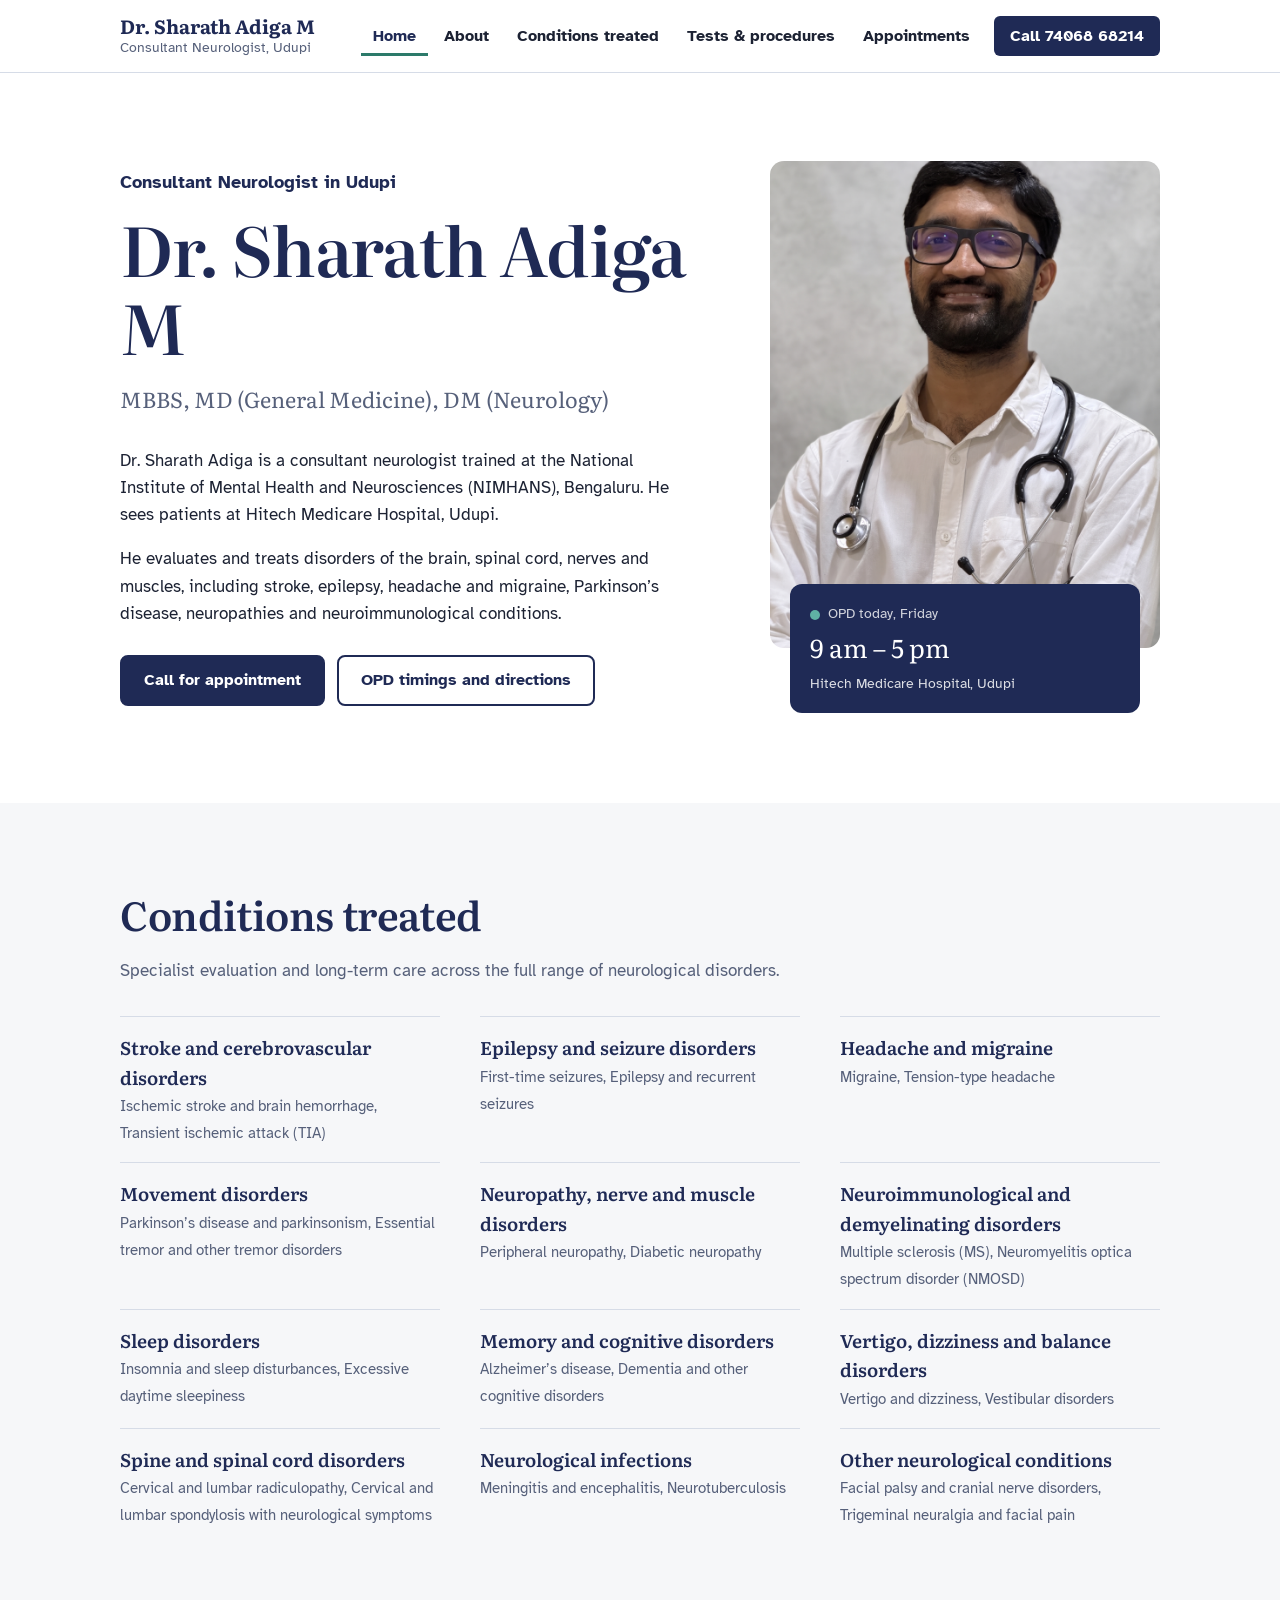
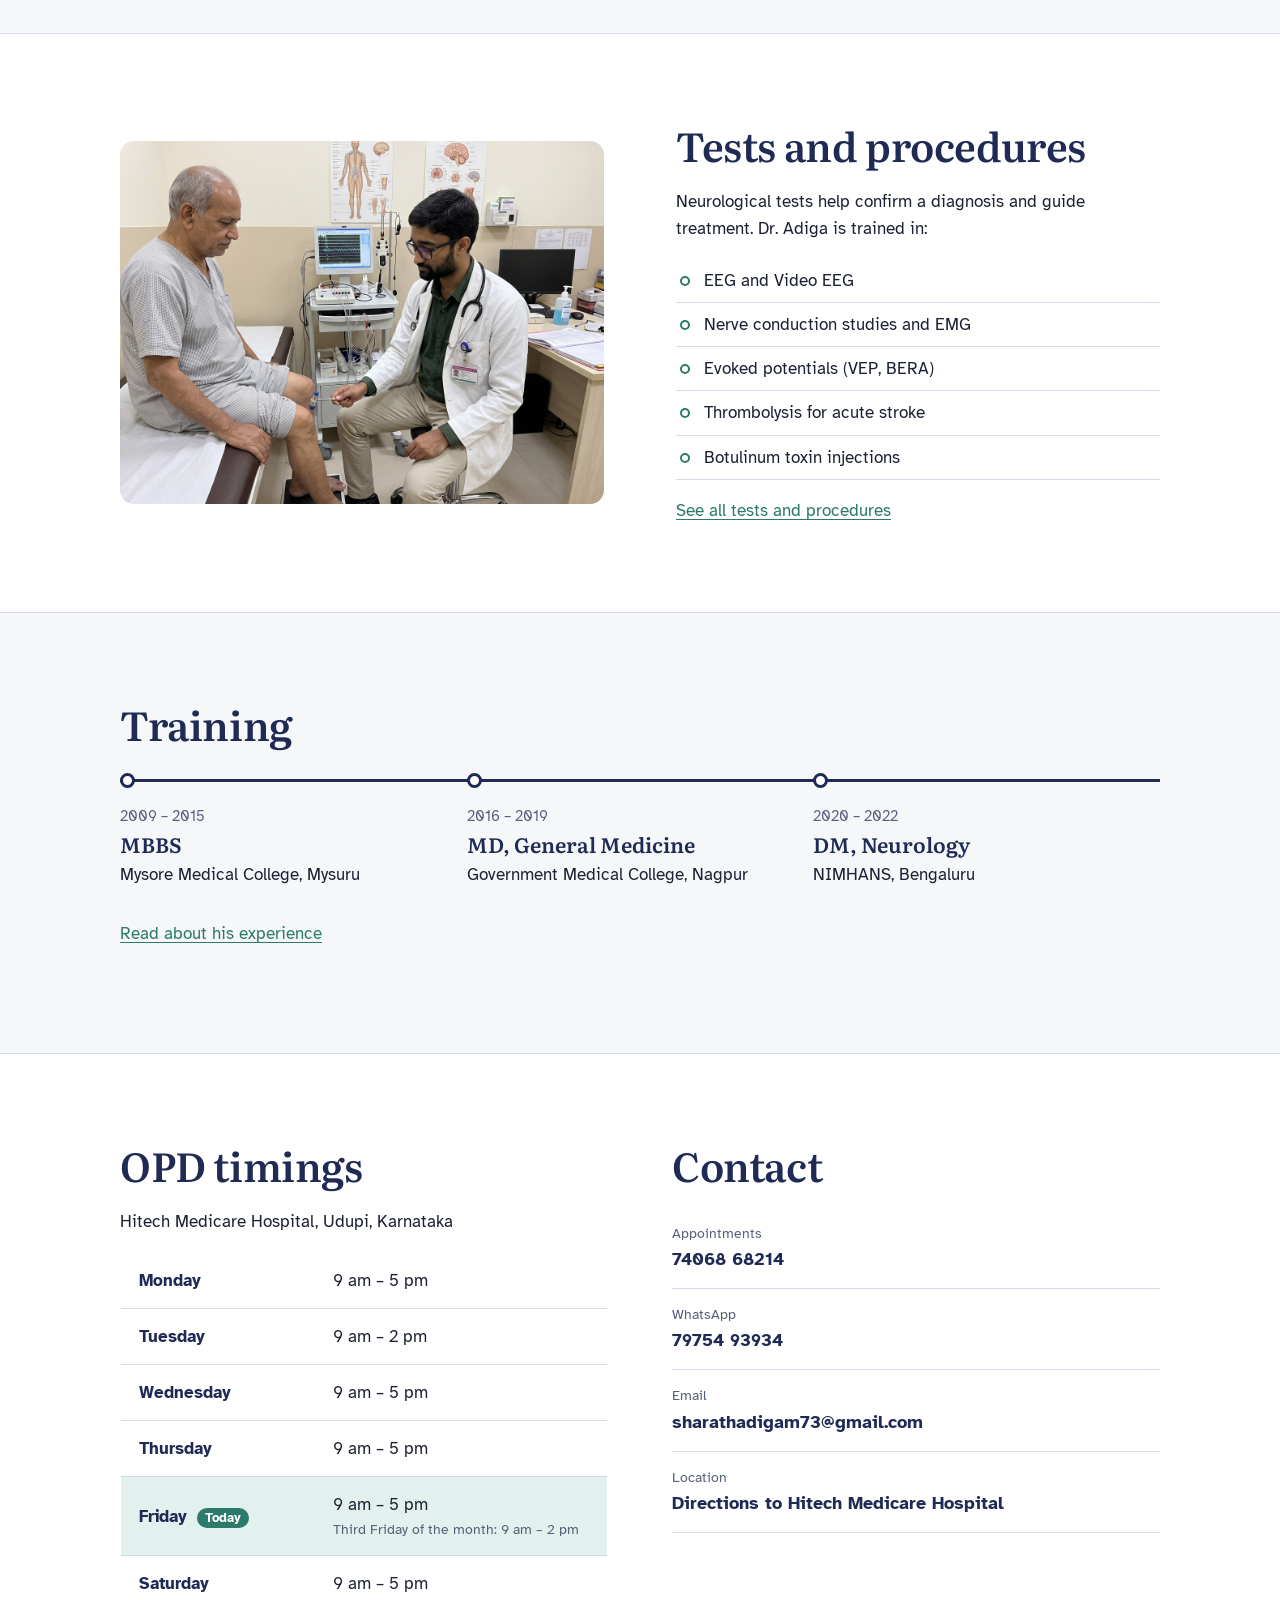
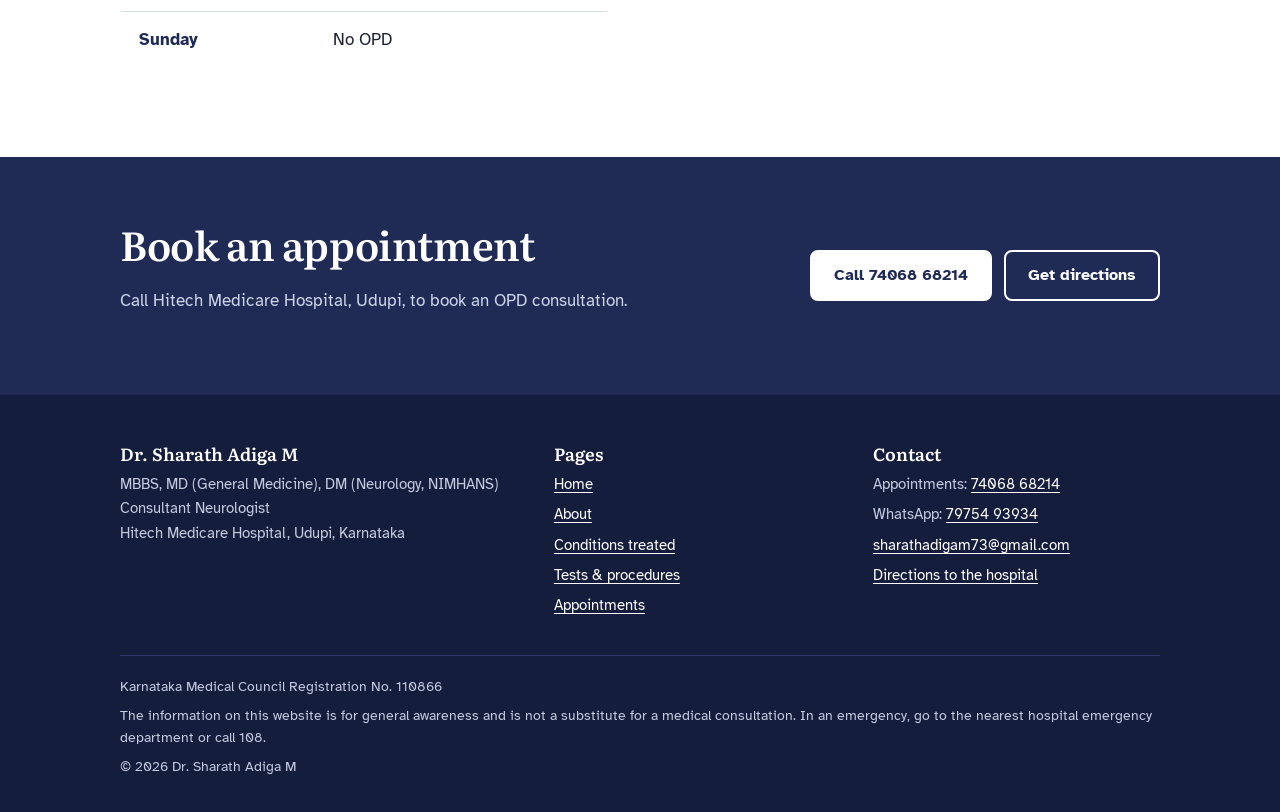
<file: index.html>
<!doctype html>
<html lang="en">
<head>
  <meta charset="utf-8">
  <meta name="viewport" content="width=device-width, initial-scale=1">
  <title>Dr. Sharath Adiga M | Neurologist in Udupi</title>
  <meta name="description" content="Dr. Sharath Adiga M, DM Neurology (NIMHANS), is a consultant neurologist at Hitech Medicare Hospital, Udupi. Stroke, epilepsy, migraine, Parkinson’s disease and more.">
  <link rel="icon" href="assets/favicon.svg" type="image/svg+xml">
  <link rel="preconnect" href="https://fonts.googleapis.com">
  <link rel="preconnect" href="https://fonts.gstatic.com" crossorigin>
  <link href="https://fonts.googleapis.com/css2?family=Atkinson+Hyperlegible:wght@400;700&family=Literata:opsz,wght@7..72,500;7..72,600&display=swap" rel="stylesheet">
  <link rel="stylesheet" href="assets/style.css">
  <script type="application/ld+json">{"@context": "https://schema.org", "@type": "Physician", "name": "Dr. Sharath Adiga M", "medicalSpecialty": "Neurologic", "description": "Consultant Neurologist in Udupi, DM Neurology (NIMHANS).", "telephone": "+91-7406868214", "email": "sharathadigam73@gmail.com", "address": {"@type": "PostalAddress", "streetAddress": "Hitech Medicare Hospital", "addressLocality": "Udupi", "addressRegion": "Karnataka", "addressCountry": "IN"}, "openingHours": ["Mo 09:00-17:00", "Tu 09:00-14:00", "We 09:00-17:00", "Th 09:00-17:00", "Fr 09:00-17:00", "Sa 09:00-17:00"]}</script>
</head>
<body>
  <a class="skip-link" href="#main">Skip to content</a>

  <header class="site-header">
    <div class="wrap header-inner">
      <a class="brand" href="index.html">
        <strong>Dr. Sharath Adiga M</strong>
        <span>Consultant Neurologist, Udupi</span>
      </a>
      <button class="menu-toggle" aria-expanded="false" aria-controls="site-nav">Menu</button>
      <nav class="nav" id="site-nav" aria-label="Main">
        <ul>
        <li><a href="index.html" aria-current="page">Home</a></li>
        <li><a href="about.html">About</a></li>
        <li><a href="conditions.html">Conditions treated</a></li>
        <li><a href="procedures.html">Tests & procedures</a></li>
        <li><a href="contact.html">Appointments</a></li>
        <li><a class="nav-call" href="tel:+917406868214">Call 74068 68214</a></li>
        </ul>
      </nav>
    </div>
  </header>

  <main id="main">

    <section class="hero">
      <div class="wrap hero-grid">
        <div>
          <p class="role">Consultant Neurologist in Udupi</p>
          <h1>Dr. Sharath Adiga M</h1>
          <p class="degrees">MBBS, MD (General Medicine), DM (Neurology)</p>
          <p>Dr. Sharath Adiga is a consultant neurologist trained at the National Institute of Mental Health and Neurosciences (NIMHANS), Bengaluru. He sees patients at Hitech Medicare Hospital, Udupi.</p>
          <p>He evaluates and treats disorders of the brain, spinal cord, nerves and muscles, including stroke, epilepsy, headache and migraine, Parkinson’s disease, neuropathies and neuroimmunological conditions.</p>
          <div class="btn-row">
            <a class="btn btn-primary" href="tel:+917406868214">Call for appointment</a>
            <a class="btn btn-ghost" href="contact.html">OPD timings and directions</a>
          </div>
        </div>
        <div class="portrait">
          <!-- PHOTO: replace images/doctor-portrait.jpg with the doctor's portrait (800 x 1000 px) -->
          <img src="images/doctor-portrait.jpg" alt="Dr. Sharath Adiga M" width="800" height="1000">
          <div class="today" data-today aria-live="polite">
            <p class="today-label">OPD timings</p>
            <p class="today-hours">Mon – Sat</p>
            <p class="today-note">Hitech Medicare Hospital, Udupi</p>
          </div>
        </div>
      </div>
    </section>

    <section class="section">
      <div class="wrap">
        <div class="section-intro">
          <h2>Conditions treated</h2>
          <p>Specialist evaluation and long-term care across the full range of neurological disorders.</p>
        </div>
        <ul class="condition-list">
          <li><a href="conditions.html#stroke"><strong>Stroke and cerebrovascular disorders</strong><span>Ischemic stroke and brain hemorrhage, Transient ischemic attack (TIA)</span></a></li>
          <li><a href="conditions.html#epilepsy"><strong>Epilepsy and seizure disorders</strong><span>First-time seizures, Epilepsy and recurrent seizures</span></a></li>
          <li><a href="conditions.html#headache"><strong>Headache and migraine</strong><span>Migraine, Tension-type headache</span></a></li>
          <li><a href="conditions.html#movement"><strong>Movement disorders</strong><span>Parkinson’s disease and parkinsonism, Essential tremor and other tremor disorders</span></a></li>
          <li><a href="conditions.html#neuropathy"><strong>Neuropathy, nerve and muscle disorders</strong><span>Peripheral neuropathy, Diabetic neuropathy</span></a></li>
          <li><a href="conditions.html#neuroimmunology"><strong>Neuroimmunological and demyelinating disorders</strong><span>Multiple sclerosis (MS), Neuromyelitis optica spectrum disorder (NMOSD)</span></a></li>
          <li><a href="conditions.html#sleep"><strong>Sleep disorders</strong><span>Insomnia and sleep disturbances, Excessive daytime sleepiness</span></a></li>
          <li><a href="conditions.html#memory"><strong>Memory and cognitive disorders</strong><span>Alzheimer’s disease, Dementia and other cognitive disorders</span></a></li>
          <li><a href="conditions.html#vertigo"><strong>Vertigo, dizziness and balance disorders</strong><span>Vertigo and dizziness, Vestibular disorders</span></a></li>
          <li><a href="conditions.html#spine"><strong>Spine and spinal cord disorders</strong><span>Cervical and lumbar radiculopathy, Cervical and lumbar spondylosis with neurological symptoms</span></a></li>
          <li><a href="conditions.html#infections"><strong>Neurological infections</strong><span>Meningitis and encephalitis, Neurotuberculosis</span></a></li>
          <li><a href="conditions.html#other"><strong>Other neurological conditions</strong><span>Facial palsy and cranial nerve disorders, Trigeminal neuralgia and facial pain</span></a></li>
        </ul>
      </div>
    </section>

    <section class="section section-white">
      <div class="wrap split">
        <div>
          <!-- PHOTO: replace images/doctor-consulting.jpg (1200 x 900 px) -->
          <img src="images/doctor-consulting.jpg" alt="Dr. Sharath Adiga during a consultation" width="1200" height="900" loading="lazy">
        </div>
        <div>
          <h2>Tests and procedures</h2>
          <p>Neurological tests help confirm a diagnosis and guide treatment. Dr. Adiga is trained in:</p>
          <ul class="ticks">
            <li>EEG and Video EEG</li>
            <li>Nerve conduction studies and EMG</li>
            <li>Evoked potentials (VEP, BERA)</li>
            <li>Thrombolysis for acute stroke</li>
            <li>Botulinum toxin injections</li>
          </ul>
          <a href="procedures.html">See all tests and procedures</a>
        </div>
      </div>
    </section>

    <section class="section">
      <div class="wrap">
        <div class="section-intro">
          <h2>Training</h2>
        </div>
        <ol class="timeline">
          <li><span class="years">2009 – 2015</span><h3>MBBS</h3><p>Mysore Medical College, Mysuru</p></li>
          <li><span class="years">2016 – 2019</span><h3>MD, General Medicine</h3><p>Government Medical College, Nagpur</p></li>
          <li><span class="years">2020 – 2022</span><h3>DM, Neurology</h3><p>NIMHANS, Bengaluru</p></li>
        </ol>
        <p style="margin-top:32px"><a href="about.html">Read about his experience</a></p>
      </div>
    </section>

    <section class="section section-white">
      <div class="wrap contact-grid">
        <div>
          <h2>OPD timings</h2>
          <p>Hitech Medicare Hospital, Udupi, Karnataka</p>
          <table class="schedule">
          <tr data-day="1"><th scope="row">Monday</th><td>9 am – 5 pm</td></tr>
          <tr data-day="2"><th scope="row">Tuesday</th><td>9 am – 2 pm</td></tr>
          <tr data-day="3"><th scope="row">Wednesday</th><td>9 am – 5 pm</td></tr>
          <tr data-day="4"><th scope="row">Thursday</th><td>9 am – 5 pm</td></tr>
          <tr data-day="5"><th scope="row">Friday</th><td>9 am – 5 pm<small>Third Friday of the month: 9 am – 2 pm</small></td></tr>
          <tr data-day="6"><th scope="row">Saturday</th><td>9 am – 5 pm</td></tr>
          <tr data-day="0"><th scope="row">Sunday</th><td>No OPD</td></tr>
          </table>
        </div>
        <div>
          <h2>Contact</h2>
          <ul class="contact-list">
            <li><span class="k">Appointments</span><a href="tel:+917406868214">74068 68214</a></li>
            <li><span class="k">WhatsApp</span><a href="https://wa.me/917975493934">79754 93934</a></li>
            <li><span class="k">Email</span><a href="mailto:sharathadigam73@gmail.com">sharathadigam73@gmail.com</a></li>
            <li><span class="k">Location</span><a href="https://www.google.com/maps/search/?api=1&query=Hitech+Medicare+Hospital+Udupi" target="_blank" rel="noopener">Directions to Hitech Medicare Hospital</a></li>
          </ul>
        </div>
      </div>
    </section>

    <section class="cta-band">
      <div class="wrap cta-inner">
        <div>
          <h2>Book an appointment</h2>
          <p>Call Hitech Medicare Hospital, Udupi, to book an OPD consultation.</p>
        </div>
        <div class="btn-row">
          <a class="btn btn-primary" href="tel:+917406868214">Call 74068 68214</a>
          <a class="btn btn-ghost" href="https://www.google.com/maps/search/?api=1&query=Hitech+Medicare+Hospital+Udupi" target="_blank" rel="noopener">Get directions</a>
        </div>
      </div>
    </section>
  </main>

  <footer class="site-footer">
    <div class="wrap">
      <div class="footer-grid">
        <div>
          <h3>Dr. Sharath Adiga M</h3>
          <p>MBBS, MD (General Medicine), DM (Neurology, NIMHANS)<br>
          Consultant Neurologist<br>
          Hitech Medicare Hospital, Udupi, Karnataka</p>
        </div>
        <div>
          <h3>Pages</h3>
          <ul>
            <li><a href="index.html">Home</a></li>
            <li><a href="about.html">About</a></li>
            <li><a href="conditions.html">Conditions treated</a></li>
            <li><a href="procedures.html">Tests & procedures</a></li>
            <li><a href="contact.html">Appointments</a></li>
          </ul>
        </div>
        <div>
          <h3>Contact</h3>
          <ul>
            <li>Appointments: <a href="tel:+917406868214">74068 68214</a></li>
            <li>WhatsApp: <a href="https://wa.me/917975493934">79754 93934</a></li>
            <li><a href="mailto:sharathadigam73@gmail.com">sharathadigam73@gmail.com</a></li>
            <li><a href="https://www.google.com/maps/search/?api=1&query=Hitech+Medicare+Hospital+Udupi" target="_blank" rel="noopener">Directions to the hospital</a></li>
          </ul>
        </div>
      </div>
      <div class="footer-bottom">
        <p>Karnataka Medical Council Registration No. 110866</p>
        <p>The information on this website is for general awareness and is not a substitute for a medical consultation. In an emergency, go to the nearest hospital emergency department or call 108.</p>
        <p>&copy; <span data-year>2026</span> Dr. Sharath Adiga M</p>
      </div>
    </div>
  </footer>

  <a class="float-call" href="tel:+917406868214">Call for appointment</a>
  <script src="assets/site.js"></script>
</body>
</html>
</file>
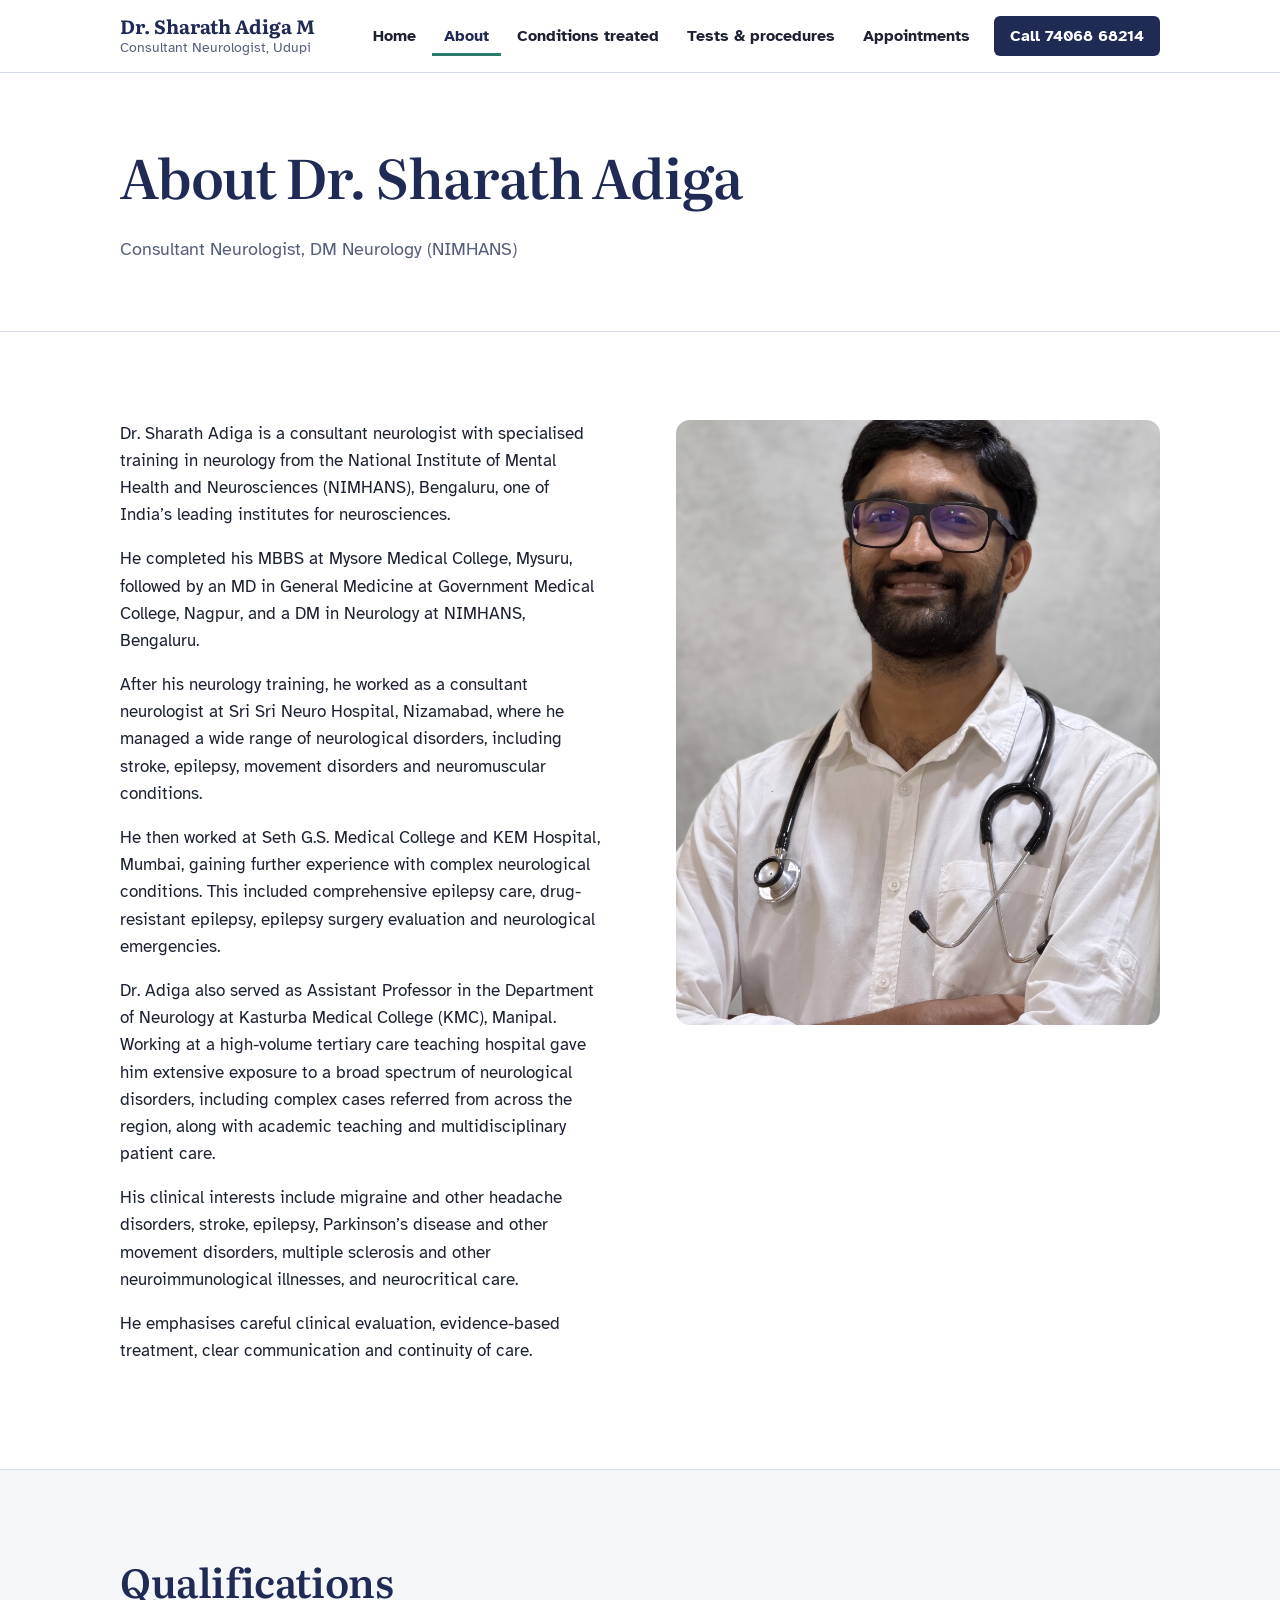
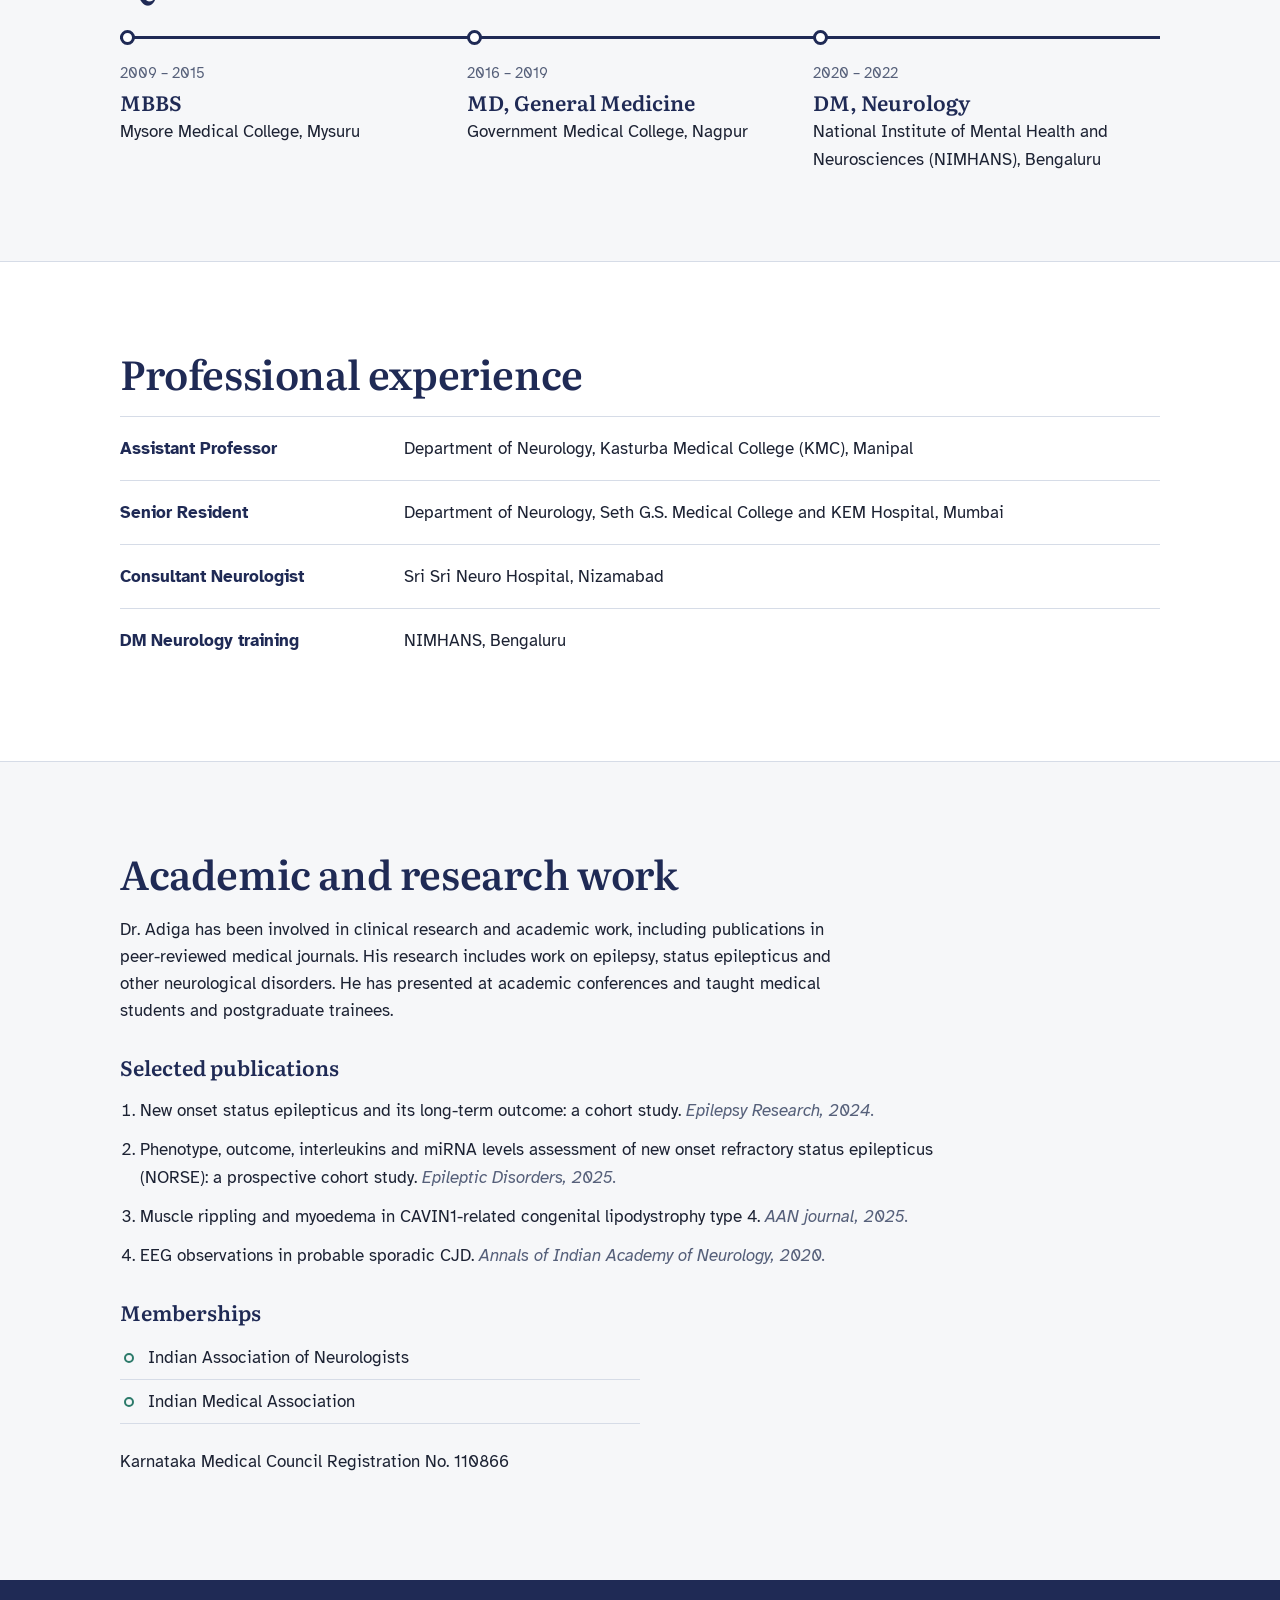
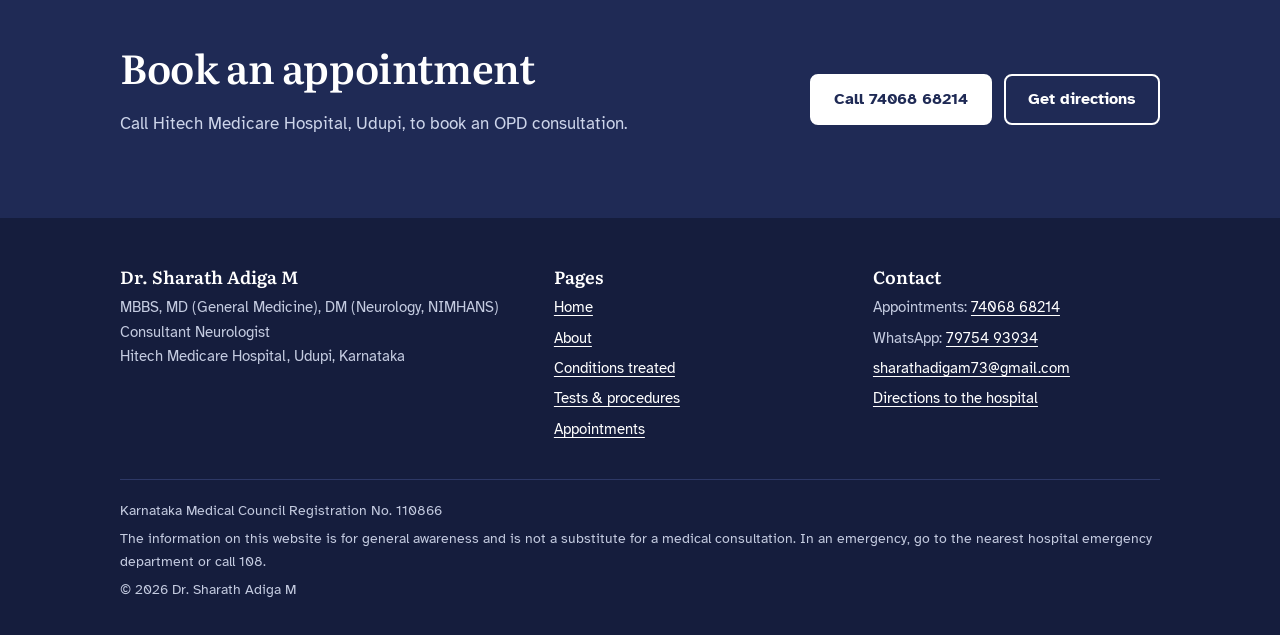
<file: about.html>
<!doctype html>
<html lang="en">
<head>
  <meta charset="utf-8">
  <meta name="viewport" content="width=device-width, initial-scale=1">
  <title>About Dr. Sharath Adiga M | Neurologist in Udupi</title>
  <meta name="description" content="Training, experience and research of Dr. Sharath Adiga M, DM Neurology (NIMHANS), consultant neurologist in Udupi.">
  <link rel="icon" href="assets/favicon.svg" type="image/svg+xml">
  <link rel="preconnect" href="https://fonts.googleapis.com">
  <link rel="preconnect" href="https://fonts.gstatic.com" crossorigin>
  <link href="https://fonts.googleapis.com/css2?family=Atkinson+Hyperlegible:wght@400;700&family=Literata:opsz,wght@7..72,500;7..72,600&display=swap" rel="stylesheet">
  <link rel="stylesheet" href="assets/style.css">
  <script type="application/ld+json">{"@context": "https://schema.org", "@type": "Physician", "name": "Dr. Sharath Adiga M", "medicalSpecialty": "Neurologic", "description": "Consultant Neurologist in Udupi, DM Neurology (NIMHANS).", "telephone": "+91-7406868214", "email": "sharathadigam73@gmail.com", "address": {"@type": "PostalAddress", "streetAddress": "Hitech Medicare Hospital", "addressLocality": "Udupi", "addressRegion": "Karnataka", "addressCountry": "IN"}, "openingHours": ["Mo 09:00-17:00", "Tu 09:00-14:00", "We 09:00-17:00", "Th 09:00-17:00", "Fr 09:00-17:00", "Sa 09:00-17:00"]}</script>
</head>
<body>
  <a class="skip-link" href="#main">Skip to content</a>

  <header class="site-header">
    <div class="wrap header-inner">
      <a class="brand" href="index.html">
        <strong>Dr. Sharath Adiga M</strong>
        <span>Consultant Neurologist, Udupi</span>
      </a>
      <button class="menu-toggle" aria-expanded="false" aria-controls="site-nav">Menu</button>
      <nav class="nav" id="site-nav" aria-label="Main">
        <ul>
        <li><a href="index.html">Home</a></li>
        <li><a href="about.html" aria-current="page">About</a></li>
        <li><a href="conditions.html">Conditions treated</a></li>
        <li><a href="procedures.html">Tests & procedures</a></li>
        <li><a href="contact.html">Appointments</a></li>
        <li><a class="nav-call" href="tel:+917406868214">Call 74068 68214</a></li>
        </ul>
      </nav>
    </div>
  </header>

  <main id="main">

    <section class="page-head">
      <div class="wrap">
        <h1>About Dr. Sharath Adiga</h1>
        <p>Consultant Neurologist, DM Neurology (NIMHANS)</p>
      </div>
    </section>

    <section class="section section-white">
      <div class="wrap split" style="align-items:start">
        <div>
          <p>Dr. Sharath Adiga is a consultant neurologist with specialised training in neurology from the National Institute of Mental Health and Neurosciences (NIMHANS), Bengaluru, one of India’s leading institutes for neurosciences.</p>
          <p>He completed his MBBS at Mysore Medical College, Mysuru, followed by an MD in General Medicine at Government Medical College, Nagpur, and a DM in Neurology at NIMHANS, Bengaluru.</p>
          <p>After his neurology training, he worked as a consultant neurologist at Sri Sri Neuro Hospital, Nizamabad, where he managed a wide range of neurological disorders, including stroke, epilepsy, movement disorders and neuromuscular conditions.</p>
          <p>He then worked at Seth G.S. Medical College and KEM Hospital, Mumbai, gaining further experience with complex neurological conditions. This included comprehensive epilepsy care, drug-resistant epilepsy, epilepsy surgery evaluation and neurological emergencies.</p>
          <p>Dr. Adiga also served as Assistant Professor in the Department of Neurology at Kasturba Medical College (KMC), Manipal. Working at a high-volume tertiary care teaching hospital gave him extensive exposure to a broad spectrum of neurological disorders, including complex cases referred from across the region, along with academic teaching and multidisciplinary patient care.</p>
          <p>His clinical interests include migraine and other headache disorders, stroke, epilepsy, Parkinson’s disease and other movement disorders, multiple sclerosis and other neuroimmunological illnesses, and neurocritical care.</p>
          <p>He emphasises careful clinical evaluation, evidence-based treatment, clear communication and continuity of care.</p>
        </div>
        <div>
          <!-- PHOTO: replace images/doctor-portrait.jpg (800 x 1000 px) -->
          <img src="images/doctor-portrait.jpg" alt="Dr. Sharath Adiga M" width="800" height="1000" style="aspect-ratio:4/5">
        </div>
      </div>
    </section>

    <section class="section">
      <div class="wrap">
        <h2>Qualifications</h2>
        <ol class="timeline" style="margin-top:32px">
          <li><span class="years">2009 – 2015</span><h3>MBBS</h3><p>Mysore Medical College, Mysuru</p></li>
          <li><span class="years">2016 – 2019</span><h3>MD, General Medicine</h3><p>Government Medical College, Nagpur</p></li>
          <li><span class="years">2020 – 2022</span><h3>DM, Neurology</h3><p>National Institute of Mental Health and Neurosciences (NIMHANS), Bengaluru</p></li>
        </ol>
      </div>
    </section>

    <section class="section section-white">
      <div class="wrap">
        <h2>Professional experience</h2>
        <ul class="experience">
          <li><strong>Assistant Professor</strong><span>Department of Neurology, Kasturba Medical College (KMC), Manipal</span></li>
          <li><strong>Senior Resident</strong><span>Department of Neurology, Seth G.S. Medical College and KEM Hospital, Mumbai</span></li>
          <li><strong>Consultant Neurologist</strong><span>Sri Sri Neuro Hospital, Nizamabad</span></li>
          <li><strong>DM Neurology training</strong><span>NIMHANS, Bengaluru</span></li>
        </ul>
      </div>
    </section>

    <section class="section">
      <div class="wrap">
        <h2>Academic and research work</h2>
        <p>Dr. Adiga has been involved in clinical research and academic work, including publications in peer-reviewed medical journals. His research includes work on epilepsy, status epilepticus and other neurological disorders. He has presented at academic conferences and taught medical students and postgraduate trainees.</p>
        <h3 style="margin-top:32px">Selected publications</h3>
        <ol class="pubs">
          <li>New onset status epilepticus and its long-term outcome: a cohort study. <em>Epilepsy Research, 2024.</em></li>
          <li>Phenotype, outcome, interleukins and miRNA levels assessment of new onset refractory status epilepticus (NORSE): a prospective cohort study. <em>Epileptic Disorders, 2025.</em></li>
          <li>Muscle rippling and myoedema in CAVIN1-related congenital lipodystrophy type 4. <em>AAN journal, 2025.</em></li>
          <li>EEG observations in probable sporadic CJD. <em>Annals of Indian Academy of Neurology, 2020.</em></li>
        </ol>
        <h3 style="margin-top:32px">Memberships</h3>
        <ul class="ticks" style="max-width:520px">
          <li>Indian Association of Neurologists</li>
          <li>Indian Medical Association</li>
        </ul>
        <p style="margin-top:24px">Karnataka Medical Council Registration No. 110866</p>
      </div>
    </section>

    <section class="cta-band">
      <div class="wrap cta-inner">
        <div>
          <h2>Book an appointment</h2>
          <p>Call Hitech Medicare Hospital, Udupi, to book an OPD consultation.</p>
        </div>
        <div class="btn-row">
          <a class="btn btn-primary" href="tel:+917406868214">Call 74068 68214</a>
          <a class="btn btn-ghost" href="https://www.google.com/maps/search/?api=1&query=Hitech+Medicare+Hospital+Udupi" target="_blank" rel="noopener">Get directions</a>
        </div>
      </div>
    </section>
  </main>

  <footer class="site-footer">
    <div class="wrap">
      <div class="footer-grid">
        <div>
          <h3>Dr. Sharath Adiga M</h3>
          <p>MBBS, MD (General Medicine), DM (Neurology, NIMHANS)<br>
          Consultant Neurologist<br>
          Hitech Medicare Hospital, Udupi, Karnataka</p>
        </div>
        <div>
          <h3>Pages</h3>
          <ul>
            <li><a href="index.html">Home</a></li>
            <li><a href="about.html">About</a></li>
            <li><a href="conditions.html">Conditions treated</a></li>
            <li><a href="procedures.html">Tests & procedures</a></li>
            <li><a href="contact.html">Appointments</a></li>
          </ul>
        </div>
        <div>
          <h3>Contact</h3>
          <ul>
            <li>Appointments: <a href="tel:+917406868214">74068 68214</a></li>
            <li>WhatsApp: <a href="https://wa.me/917975493934">79754 93934</a></li>
            <li><a href="mailto:sharathadigam73@gmail.com">sharathadigam73@gmail.com</a></li>
            <li><a href="https://www.google.com/maps/search/?api=1&query=Hitech+Medicare+Hospital+Udupi" target="_blank" rel="noopener">Directions to the hospital</a></li>
          </ul>
        </div>
      </div>
      <div class="footer-bottom">
        <p>Karnataka Medical Council Registration No. 110866</p>
        <p>The information on this website is for general awareness and is not a substitute for a medical consultation. In an emergency, go to the nearest hospital emergency department or call 108.</p>
        <p>&copy; <span data-year>2026</span> Dr. Sharath Adiga M</p>
      </div>
    </div>
  </footer>

  <a class="float-call" href="tel:+917406868214">Call for appointment</a>
  <script src="assets/site.js"></script>
</body>
</html>
</file>
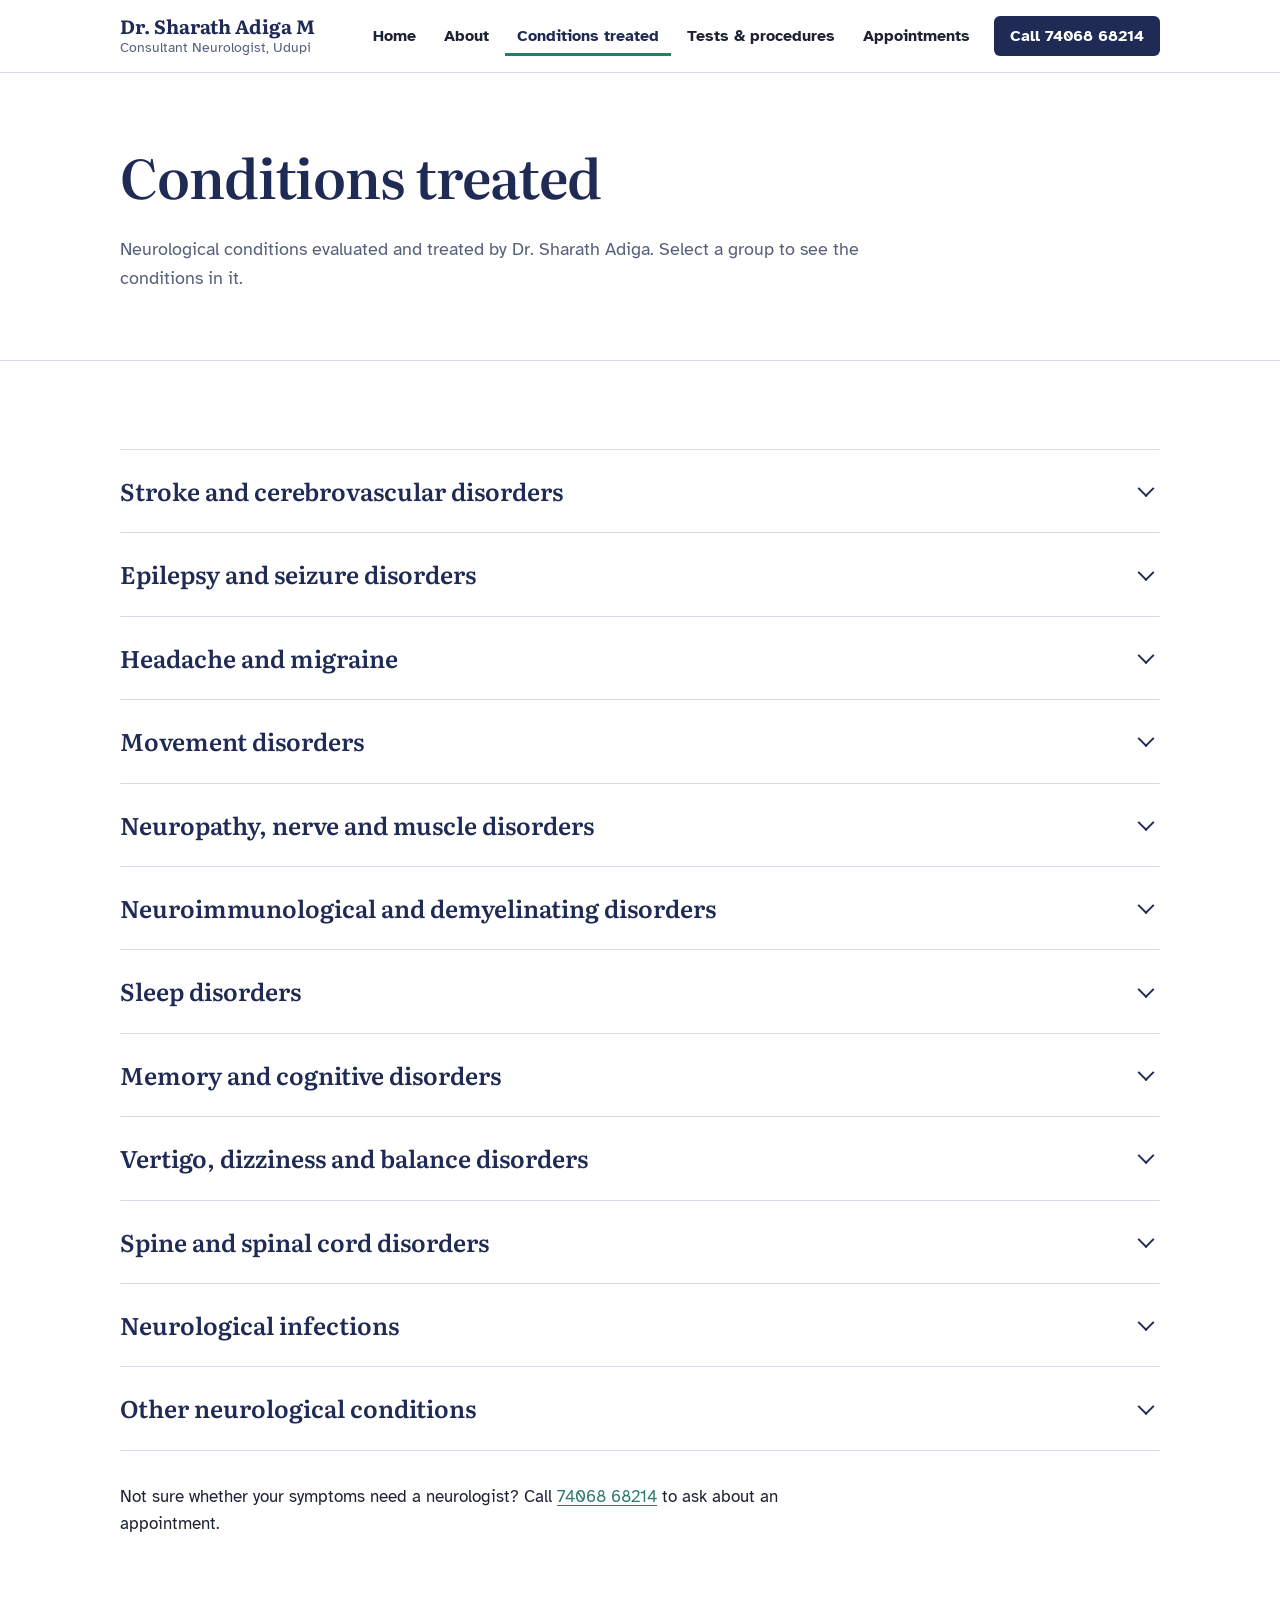
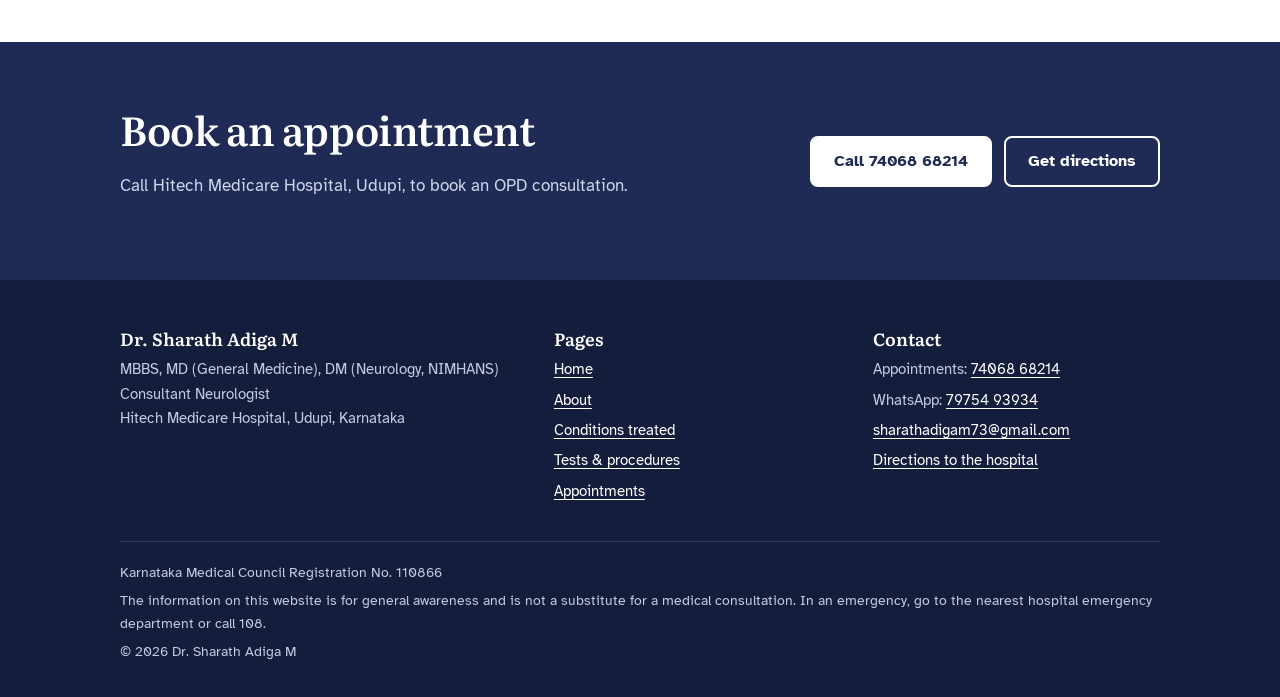
<file: conditions.html>
<!doctype html>
<html lang="en">
<head>
  <meta charset="utf-8">
  <meta name="viewport" content="width=device-width, initial-scale=1">
  <title>Conditions treated | Dr. Sharath Adiga M, Neurologist in Udupi</title>
  <meta name="description" content="Stroke, epilepsy, migraine, Parkinson’s disease, neuropathy, multiple sclerosis, sleep, memory and other neurological conditions treated in Udupi.">
  <link rel="icon" href="assets/favicon.svg" type="image/svg+xml">
  <link rel="preconnect" href="https://fonts.googleapis.com">
  <link rel="preconnect" href="https://fonts.gstatic.com" crossorigin>
  <link href="https://fonts.googleapis.com/css2?family=Atkinson+Hyperlegible:wght@400;700&family=Literata:opsz,wght@7..72,500;7..72,600&display=swap" rel="stylesheet">
  <link rel="stylesheet" href="assets/style.css">
  <script type="application/ld+json">{"@context": "https://schema.org", "@type": "Physician", "name": "Dr. Sharath Adiga M", "medicalSpecialty": "Neurologic", "description": "Consultant Neurologist in Udupi, DM Neurology (NIMHANS).", "telephone": "+91-7406868214", "email": "sharathadigam73@gmail.com", "address": {"@type": "PostalAddress", "streetAddress": "Hitech Medicare Hospital", "addressLocality": "Udupi", "addressRegion": "Karnataka", "addressCountry": "IN"}, "openingHours": ["Mo 09:00-17:00", "Tu 09:00-14:00", "We 09:00-17:00", "Th 09:00-17:00", "Fr 09:00-17:00", "Sa 09:00-17:00"]}</script>
</head>
<body>
  <a class="skip-link" href="#main">Skip to content</a>

  <header class="site-header">
    <div class="wrap header-inner">
      <a class="brand" href="index.html">
        <strong>Dr. Sharath Adiga M</strong>
        <span>Consultant Neurologist, Udupi</span>
      </a>
      <button class="menu-toggle" aria-expanded="false" aria-controls="site-nav">Menu</button>
      <nav class="nav" id="site-nav" aria-label="Main">
        <ul>
        <li><a href="index.html">Home</a></li>
        <li><a href="about.html">About</a></li>
        <li><a href="conditions.html" aria-current="page">Conditions treated</a></li>
        <li><a href="procedures.html">Tests & procedures</a></li>
        <li><a href="contact.html">Appointments</a></li>
        <li><a class="nav-call" href="tel:+917406868214">Call 74068 68214</a></li>
        </ul>
      </nav>
    </div>
  </header>

  <main id="main">

    <section class="page-head">
      <div class="wrap">
        <h1>Conditions treated</h1>
        <p>Neurological conditions evaluated and treated by Dr. Sharath Adiga. Select a group to see the conditions in it.</p>
      </div>
    </section>

    <section class="section section-white">
      <div class="wrap">
        <div class="accordion">
          <details id="stroke">
            <summary>Stroke and cerebrovascular disorders</summary>
            <ul>
              <li>Ischemic stroke and brain hemorrhage</li>
              <li>Transient ischemic attack (TIA)</li>
              <li>Stroke prevention and post-stroke care, including thrombolysis</li>
              <li>Cerebral venous thrombosis (CVT)</li>
            </ul>
          </details>
          <details id="epilepsy">
            <summary>Epilepsy and seizure disorders</summary>
            <ul>
              <li>First-time seizures</li>
              <li>Epilepsy and recurrent seizures</li>
              <li>Drug-resistant epilepsy</li>
              <li>Status epilepticus</li>
            </ul>
          </details>
          <details id="headache">
            <summary>Headache and migraine</summary>
            <ul>
              <li>Migraine</li>
              <li>Tension-type headache</li>
              <li>Cluster headache</li>
              <li>Chronic daily headache</li>
              <li>Other primary and secondary headache disorders</li>
            </ul>
          </details>
          <details id="movement">
            <summary>Movement disorders</summary>
            <ul>
              <li>Parkinson’s disease and parkinsonism</li>
              <li>Essential tremor and other tremor disorders</li>
              <li>Dystonia</li>
              <li>Hemifacial spasm and blepharospasm</li>
              <li>Other involuntary movement disorders</li>
            </ul>
          </details>
          <details id="neuropathy">
            <summary>Neuropathy, nerve and muscle disorders</summary>
            <ul>
              <li>Peripheral neuropathy</li>
              <li>Diabetic neuropathy</li>
              <li>Guillain-Barré syndrome (GBS)</li>
              <li>Myasthenia gravis</li>
              <li>Myopathies and muscle disorders</li>
              <li>Motor neuron disease, including ALS</li>
              <li>Entrapment neuropathies, including carpal tunnel syndrome</li>
            </ul>
          </details>
          <details id="neuroimmunology">
            <summary>Neuroimmunological and demyelinating disorders</summary>
            <ul>
              <li>Multiple sclerosis (MS)</li>
              <li>Neuromyelitis optica spectrum disorder (NMOSD)</li>
              <li>MOG antibody-associated disease (MOGAD)</li>
              <li>Autoimmune encephalitis</li>
              <li>Transverse myelitis</li>
              <li>Other inflammatory neurological disorders</li>
            </ul>
          </details>
          <details id="sleep">
            <summary>Sleep disorders</summary>
            <ul>
              <li>Insomnia and sleep disturbances</li>
              <li>Excessive daytime sleepiness</li>
              <li>Obstructive sleep apnea</li>
              <li>Restless legs syndrome</li>
              <li>REM sleep behavior disorder</li>
              <li>Narcolepsy and other neurological sleep disorders</li>
            </ul>
          </details>
          <details id="memory">
            <summary>Memory and cognitive disorders</summary>
            <ul>
              <li>Alzheimer’s disease</li>
              <li>Dementia and other cognitive disorders</li>
              <li>Mild cognitive impairment</li>
              <li>Memory disturbances and cognitive decline</li>
            </ul>
          </details>
          <details id="vertigo">
            <summary>Vertigo, dizziness and balance disorders</summary>
            <ul>
              <li>Vertigo and dizziness</li>
              <li>Vestibular disorders</li>
              <li>Ataxia and coordination disorders</li>
              <li>Gait and balance disturbances</li>
            </ul>
          </details>
          <details id="spine">
            <summary>Spine and spinal cord disorders</summary>
            <ul>
              <li>Cervical and lumbar radiculopathy</li>
              <li>Cervical and lumbar spondylosis with neurological symptoms</li>
              <li>Spinal cord disorders and myelopathy</li>
              <li>Spinal cord inflammation and demyelination</li>
            </ul>
          </details>
          <details id="infections">
            <summary>Neurological infections</summary>
            <ul>
              <li>Meningitis and encephalitis</li>
              <li>Neurotuberculosis</li>
              <li>Neurocysticercosis</li>
              <li>Other infections affecting the brain, spinal cord and peripheral nerves</li>
            </ul>
          </details>
          <details id="other">
            <summary>Other neurological conditions</summary>
            <ul>
              <li>Facial palsy and cranial nerve disorders</li>
              <li>Trigeminal neuralgia and facial pain</li>
              <li>Neurological causes of weakness and numbness</li>
              <li>Idiopathic intracranial hypertension</li>
              <li>Disorders of consciousness</li>
              <li>Other neurological disorders requiring specialist evaluation</li>
            </ul>
          </details>
        </div>
        <p style="margin-top:32px">Not sure whether your symptoms need a neurologist? Call <a href="tel:+917406868214">74068 68214</a> to ask about an appointment.</p>
      </div>
    </section>

    <section class="cta-band">
      <div class="wrap cta-inner">
        <div>
          <h2>Book an appointment</h2>
          <p>Call Hitech Medicare Hospital, Udupi, to book an OPD consultation.</p>
        </div>
        <div class="btn-row">
          <a class="btn btn-primary" href="tel:+917406868214">Call 74068 68214</a>
          <a class="btn btn-ghost" href="https://www.google.com/maps/search/?api=1&query=Hitech+Medicare+Hospital+Udupi" target="_blank" rel="noopener">Get directions</a>
        </div>
      </div>
    </section>
    <script>
      // Open the group linked from the home page (e.g. conditions.html#stroke)
      if (location.hash) { var d = document.querySelector(location.hash); if (d && d.tagName === "DETAILS") d.open = true; }
    </script>
  </main>

  <footer class="site-footer">
    <div class="wrap">
      <div class="footer-grid">
        <div>
          <h3>Dr. Sharath Adiga M</h3>
          <p>MBBS, MD (General Medicine), DM (Neurology, NIMHANS)<br>
          Consultant Neurologist<br>
          Hitech Medicare Hospital, Udupi, Karnataka</p>
        </div>
        <div>
          <h3>Pages</h3>
          <ul>
            <li><a href="index.html">Home</a></li>
            <li><a href="about.html">About</a></li>
            <li><a href="conditions.html">Conditions treated</a></li>
            <li><a href="procedures.html">Tests & procedures</a></li>
            <li><a href="contact.html">Appointments</a></li>
          </ul>
        </div>
        <div>
          <h3>Contact</h3>
          <ul>
            <li>Appointments: <a href="tel:+917406868214">74068 68214</a></li>
            <li>WhatsApp: <a href="https://wa.me/917975493934">79754 93934</a></li>
            <li><a href="mailto:sharathadigam73@gmail.com">sharathadigam73@gmail.com</a></li>
            <li><a href="https://www.google.com/maps/search/?api=1&query=Hitech+Medicare+Hospital+Udupi" target="_blank" rel="noopener">Directions to the hospital</a></li>
          </ul>
        </div>
      </div>
      <div class="footer-bottom">
        <p>Karnataka Medical Council Registration No. 110866</p>
        <p>The information on this website is for general awareness and is not a substitute for a medical consultation. In an emergency, go to the nearest hospital emergency department or call 108.</p>
        <p>&copy; <span data-year>2026</span> Dr. Sharath Adiga M</p>
      </div>
    </div>
  </footer>

  <a class="float-call" href="tel:+917406868214">Call for appointment</a>
  <script src="assets/site.js"></script>
</body>
</html>
</file>
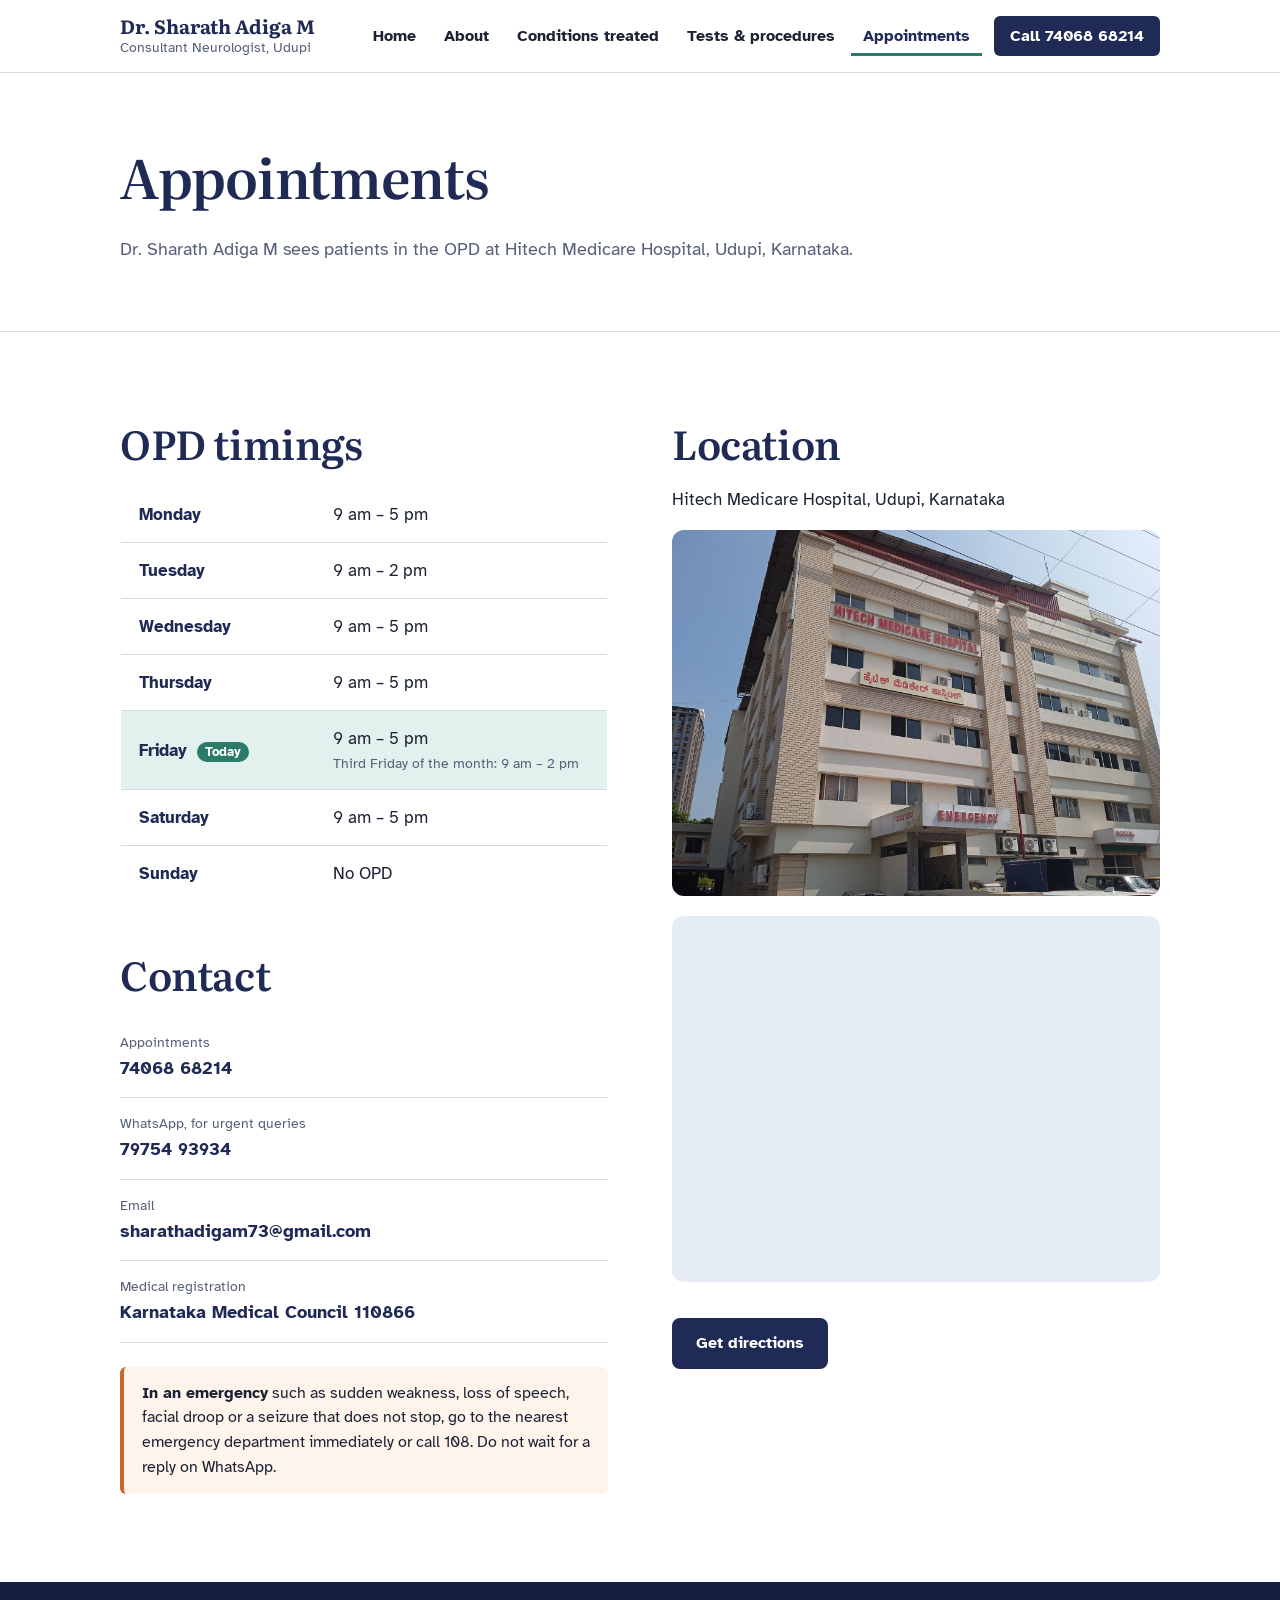
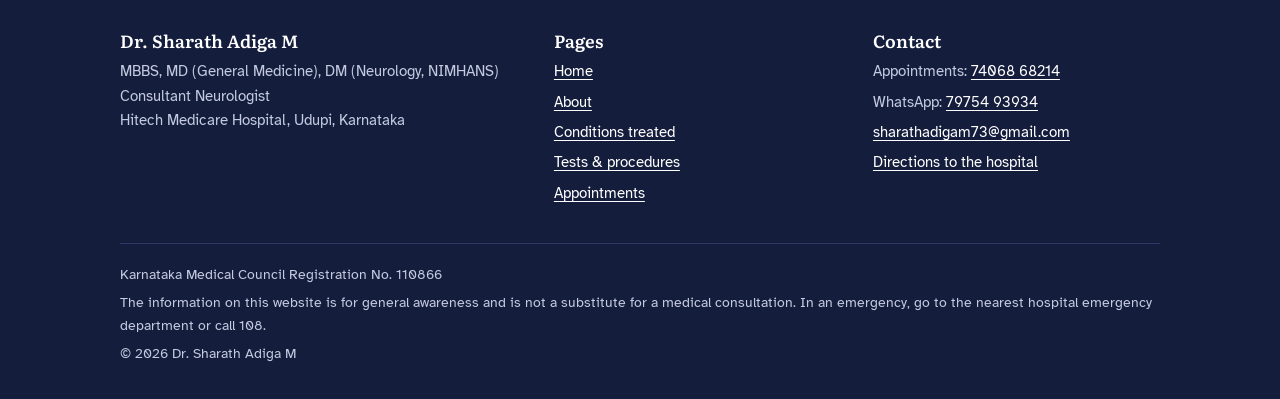
<file: contact.html>
<!doctype html>
<html lang="en">
<head>
  <meta charset="utf-8">
  <meta name="viewport" content="width=device-width, initial-scale=1">
  <title>Appointments and OPD timings | Dr. Sharath Adiga M, Neurologist in Udupi</title>
  <meta name="description" content="OPD timings, phone number and directions for Dr. Sharath Adiga M at Hitech Medicare Hospital, Udupi.">
  <link rel="icon" href="assets/favicon.svg" type="image/svg+xml">
  <link rel="preconnect" href="https://fonts.googleapis.com">
  <link rel="preconnect" href="https://fonts.gstatic.com" crossorigin>
  <link href="https://fonts.googleapis.com/css2?family=Atkinson+Hyperlegible:wght@400;700&family=Literata:opsz,wght@7..72,500;7..72,600&display=swap" rel="stylesheet">
  <link rel="stylesheet" href="assets/style.css">
  <script type="application/ld+json">{"@context": "https://schema.org", "@type": "Physician", "name": "Dr. Sharath Adiga M", "medicalSpecialty": "Neurologic", "description": "Consultant Neurologist in Udupi, DM Neurology (NIMHANS).", "telephone": "+91-7406868214", "email": "sharathadigam73@gmail.com", "address": {"@type": "PostalAddress", "streetAddress": "Hitech Medicare Hospital", "addressLocality": "Udupi", "addressRegion": "Karnataka", "addressCountry": "IN"}, "openingHours": ["Mo 09:00-17:00", "Tu 09:00-14:00", "We 09:00-17:00", "Th 09:00-17:00", "Fr 09:00-17:00", "Sa 09:00-17:00"]}</script>
</head>
<body>
  <a class="skip-link" href="#main">Skip to content</a>

  <header class="site-header">
    <div class="wrap header-inner">
      <a class="brand" href="index.html">
        <strong>Dr. Sharath Adiga M</strong>
        <span>Consultant Neurologist, Udupi</span>
      </a>
      <button class="menu-toggle" aria-expanded="false" aria-controls="site-nav">Menu</button>
      <nav class="nav" id="site-nav" aria-label="Main">
        <ul>
        <li><a href="index.html">Home</a></li>
        <li><a href="about.html">About</a></li>
        <li><a href="conditions.html">Conditions treated</a></li>
        <li><a href="procedures.html">Tests & procedures</a></li>
        <li><a href="contact.html" aria-current="page">Appointments</a></li>
        <li><a class="nav-call" href="tel:+917406868214">Call 74068 68214</a></li>
        </ul>
      </nav>
    </div>
  </header>

  <main id="main">

    <section class="page-head">
      <div class="wrap">
        <h1>Appointments</h1>
        <p>Dr. Sharath Adiga M sees patients in the OPD at Hitech Medicare Hospital, Udupi, Karnataka.</p>
      </div>
    </section>

    <section class="section section-white">
      <div class="wrap contact-grid">
        <div>
          <h2>OPD timings</h2>
          <table class="schedule">
          <tr data-day="1"><th scope="row">Monday</th><td>9 am – 5 pm</td></tr>
          <tr data-day="2"><th scope="row">Tuesday</th><td>9 am – 2 pm</td></tr>
          <tr data-day="3"><th scope="row">Wednesday</th><td>9 am – 5 pm</td></tr>
          <tr data-day="4"><th scope="row">Thursday</th><td>9 am – 5 pm</td></tr>
          <tr data-day="5"><th scope="row">Friday</th><td>9 am – 5 pm<small>Third Friday of the month: 9 am – 2 pm</small></td></tr>
          <tr data-day="6"><th scope="row">Saturday</th><td>9 am – 5 pm</td></tr>
          <tr data-day="0"><th scope="row">Sunday</th><td>No OPD</td></tr>
          </table>
          <h2 style="margin-top:48px">Contact</h2>
          <ul class="contact-list">
            <li><span class="k">Appointments</span><a href="tel:+917406868214">74068 68214</a></li>
            <li><span class="k">WhatsApp, for urgent queries</span><a href="https://wa.me/917975493934">79754 93934</a></li>
            <li><span class="k">Email</span><a href="mailto:sharathadigam73@gmail.com">sharathadigam73@gmail.com</a></li>
            <li><span class="k">Medical registration</span><span class="v">Karnataka Medical Council 110866</span></li>
          </ul>
          <div class="notice">
            <p><strong>In an emergency</strong> such as sudden weakness, loss of speech, facial droop or a seizure that does not stop, go to the nearest emergency department immediately or call 108. Do not wait for a reply on WhatsApp.</p>
          </div>
        </div>
        <div>
          <h2>Location</h2>
          <p>Hitech Medicare Hospital, Udupi, Karnataka</p>
          <!-- PHOTO: replace images/hospital.jpg with a photo of the hospital (1200 x 800 px) -->
          <img src="images/hospital.jpg" alt="Hitech Medicare Hospital, Udupi" width="1200" height="800" loading="lazy" style="border-radius:12px;margin-bottom:20px">
          <iframe class="map" src="https://maps.google.com/maps?q=Hitech%20Medicare%20Hospital%2C%20Udupi&z=15&output=embed" title="Map showing Hitech Medicare Hospital, Udupi" loading="lazy" referrerpolicy="no-referrer-when-downgrade"></iframe>
          <div class="btn-row">
            <a class="btn btn-primary" href="https://www.google.com/maps/search/?api=1&query=Hitech+Medicare+Hospital+Udupi" target="_blank" rel="noopener">Get directions</a>
          </div>
        </div>
      </div>
    </section>
  </main>

  <footer class="site-footer">
    <div class="wrap">
      <div class="footer-grid">
        <div>
          <h3>Dr. Sharath Adiga M</h3>
          <p>MBBS, MD (General Medicine), DM (Neurology, NIMHANS)<br>
          Consultant Neurologist<br>
          Hitech Medicare Hospital, Udupi, Karnataka</p>
        </div>
        <div>
          <h3>Pages</h3>
          <ul>
            <li><a href="index.html">Home</a></li>
            <li><a href="about.html">About</a></li>
            <li><a href="conditions.html">Conditions treated</a></li>
            <li><a href="procedures.html">Tests & procedures</a></li>
            <li><a href="contact.html">Appointments</a></li>
          </ul>
        </div>
        <div>
          <h3>Contact</h3>
          <ul>
            <li>Appointments: <a href="tel:+917406868214">74068 68214</a></li>
            <li>WhatsApp: <a href="https://wa.me/917975493934">79754 93934</a></li>
            <li><a href="mailto:sharathadigam73@gmail.com">sharathadigam73@gmail.com</a></li>
            <li><a href="https://www.google.com/maps/search/?api=1&query=Hitech+Medicare+Hospital+Udupi" target="_blank" rel="noopener">Directions to the hospital</a></li>
          </ul>
        </div>
      </div>
      <div class="footer-bottom">
        <p>Karnataka Medical Council Registration No. 110866</p>
        <p>The information on this website is for general awareness and is not a substitute for a medical consultation. In an emergency, go to the nearest hospital emergency department or call 108.</p>
        <p>&copy; <span data-year>2026</span> Dr. Sharath Adiga M</p>
      </div>
    </div>
  </footer>

  <a class="float-call" href="tel:+917406868214">Call for appointment</a>
  <script src="assets/site.js"></script>
</body>
</html>
</file>
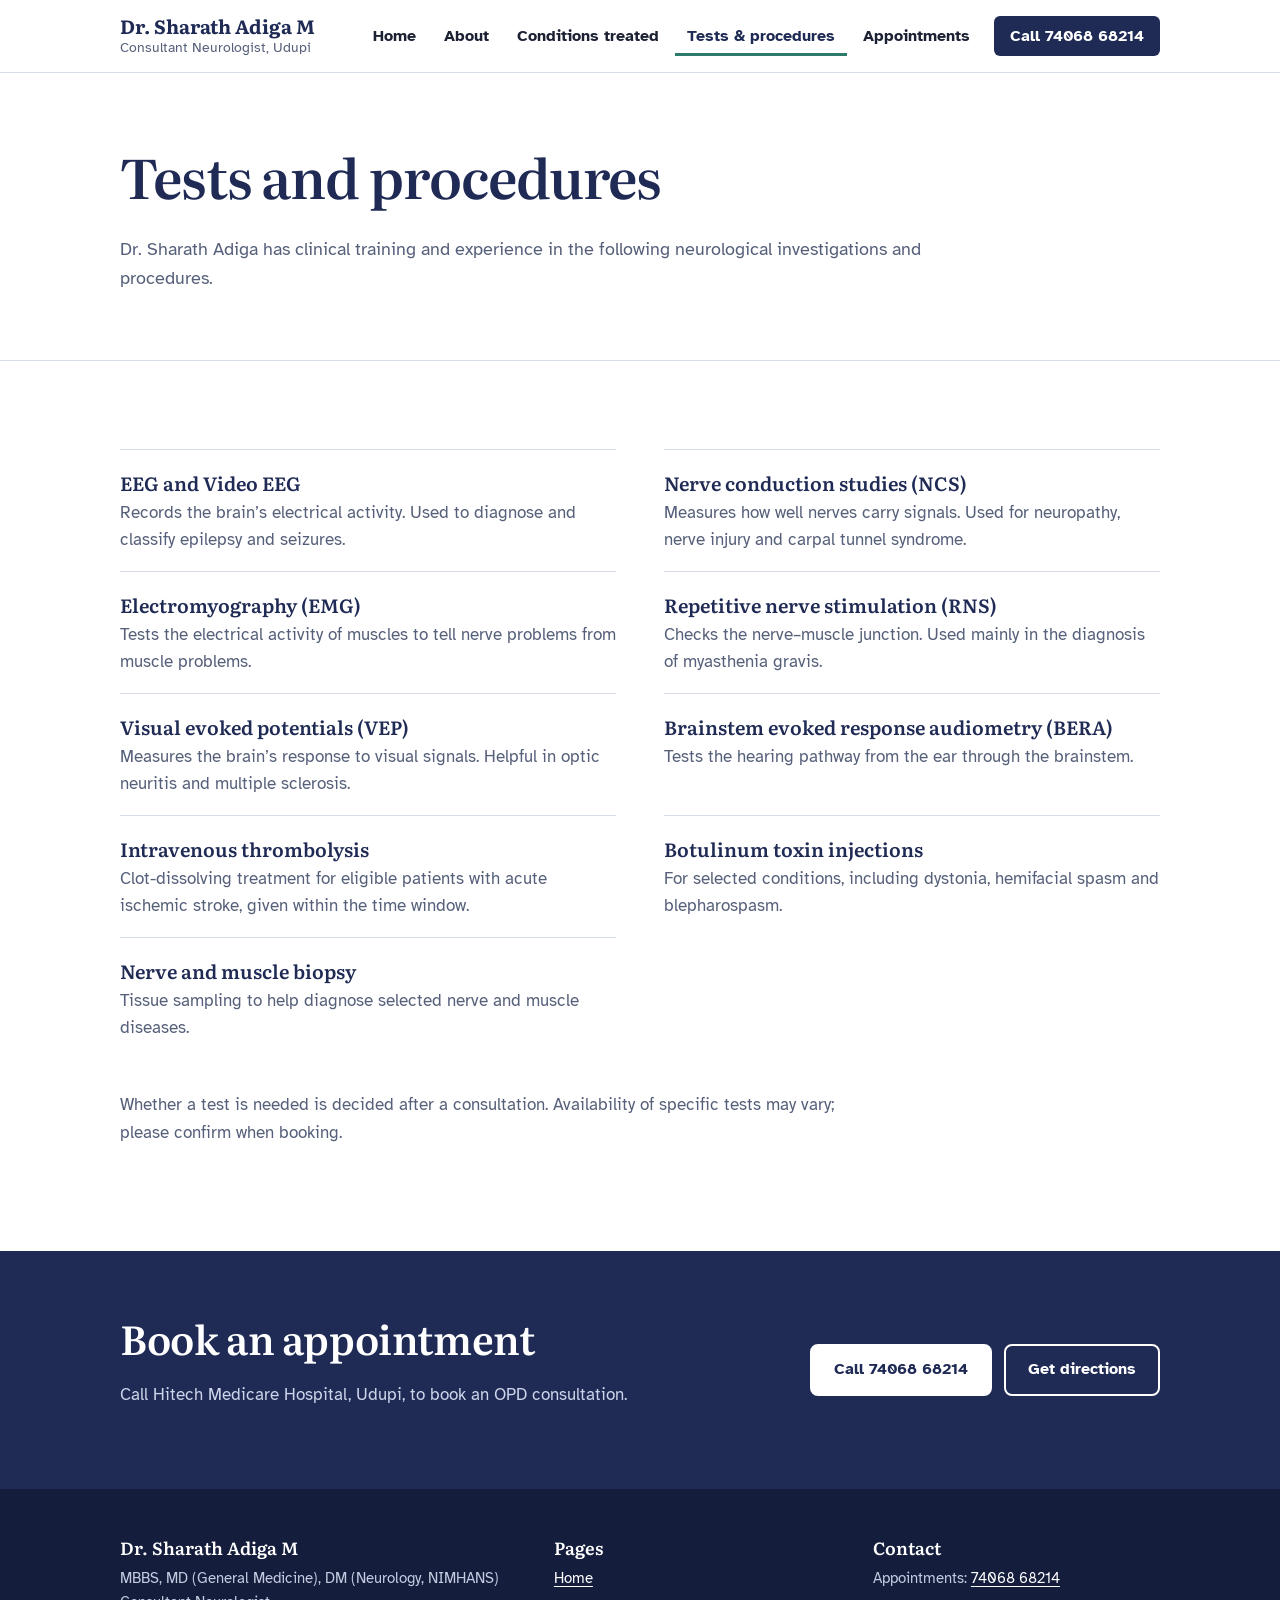
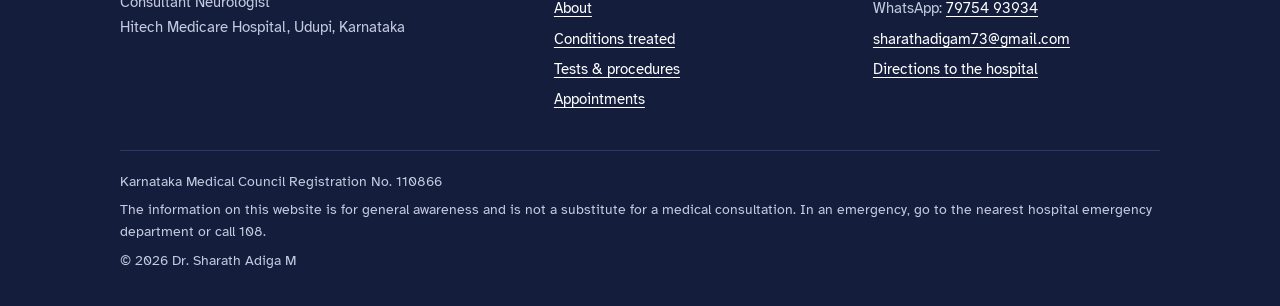
<file: procedures.html>
<!doctype html>
<html lang="en">
<head>
  <meta charset="utf-8">
  <meta name="viewport" content="width=device-width, initial-scale=1">
  <title>Tests and procedures | Dr. Sharath Adiga M, Neurologist in Udupi</title>
  <meta name="description" content="EEG, video EEG, nerve conduction studies, EMG, evoked potentials, thrombolysis, Botox injections and nerve and muscle biopsy.">
  <link rel="icon" href="assets/favicon.svg" type="image/svg+xml">
  <link rel="preconnect" href="https://fonts.googleapis.com">
  <link rel="preconnect" href="https://fonts.gstatic.com" crossorigin>
  <link href="https://fonts.googleapis.com/css2?family=Atkinson+Hyperlegible:wght@400;700&family=Literata:opsz,wght@7..72,500;7..72,600&display=swap" rel="stylesheet">
  <link rel="stylesheet" href="assets/style.css">
  <script type="application/ld+json">{"@context": "https://schema.org", "@type": "Physician", "name": "Dr. Sharath Adiga M", "medicalSpecialty": "Neurologic", "description": "Consultant Neurologist in Udupi, DM Neurology (NIMHANS).", "telephone": "+91-7406868214", "email": "sharathadigam73@gmail.com", "address": {"@type": "PostalAddress", "streetAddress": "Hitech Medicare Hospital", "addressLocality": "Udupi", "addressRegion": "Karnataka", "addressCountry": "IN"}, "openingHours": ["Mo 09:00-17:00", "Tu 09:00-14:00", "We 09:00-17:00", "Th 09:00-17:00", "Fr 09:00-17:00", "Sa 09:00-17:00"]}</script>
</head>
<body>
  <a class="skip-link" href="#main">Skip to content</a>

  <header class="site-header">
    <div class="wrap header-inner">
      <a class="brand" href="index.html">
        <strong>Dr. Sharath Adiga M</strong>
        <span>Consultant Neurologist, Udupi</span>
      </a>
      <button class="menu-toggle" aria-expanded="false" aria-controls="site-nav">Menu</button>
      <nav class="nav" id="site-nav" aria-label="Main">
        <ul>
        <li><a href="index.html">Home</a></li>
        <li><a href="about.html">About</a></li>
        <li><a href="conditions.html">Conditions treated</a></li>
        <li><a href="procedures.html" aria-current="page">Tests & procedures</a></li>
        <li><a href="contact.html">Appointments</a></li>
        <li><a class="nav-call" href="tel:+917406868214">Call 74068 68214</a></li>
        </ul>
      </nav>
    </div>
  </header>

  <main id="main">

    <section class="page-head">
      <div class="wrap">
        <h1>Tests and procedures</h1>
        <p>Dr. Sharath Adiga has clinical training and experience in the following neurological investigations and procedures.</p>
      </div>
    </section>

    <section class="section section-white">
      <div class="wrap">
        <ul class="proc-list">
          <li><strong>EEG and Video EEG</strong><span>Records the brain’s electrical activity. Used to diagnose and classify epilepsy and seizures.</span></li>
          <li><strong>Nerve conduction studies (NCS)</strong><span>Measures how well nerves carry signals. Used for neuropathy, nerve injury and carpal tunnel syndrome.</span></li>
          <li><strong>Electromyography (EMG)</strong><span>Tests the electrical activity of muscles to tell nerve problems from muscle problems.</span></li>
          <li><strong>Repetitive nerve stimulation (RNS)</strong><span>Checks the nerve–muscle junction. Used mainly in the diagnosis of myasthenia gravis.</span></li>
          <li><strong>Visual evoked potentials (VEP)</strong><span>Measures the brain’s response to visual signals. Helpful in optic neuritis and multiple sclerosis.</span></li>
          <li><strong>Brainstem evoked response audiometry (BERA)</strong><span>Tests the hearing pathway from the ear through the brainstem.</span></li>
          <li><strong>Intravenous thrombolysis</strong><span>Clot-dissolving treatment for eligible patients with acute ischemic stroke, given within the time window.</span></li>
          <li><strong>Botulinum toxin injections</strong><span>For selected conditions, including dystonia, hemifacial spasm and blepharospasm.</span></li>
          <li><strong>Nerve and muscle biopsy</strong><span>Tissue sampling to help diagnose selected nerve and muscle diseases.</span></li>
        </ul>
        <p style="margin-top:32px;color:var(--muted)">Whether a test is needed is decided after a consultation. Availability of specific tests may vary; please confirm when booking.</p>
      </div>
    </section>

    <section class="cta-band">
      <div class="wrap cta-inner">
        <div>
          <h2>Book an appointment</h2>
          <p>Call Hitech Medicare Hospital, Udupi, to book an OPD consultation.</p>
        </div>
        <div class="btn-row">
          <a class="btn btn-primary" href="tel:+917406868214">Call 74068 68214</a>
          <a class="btn btn-ghost" href="https://www.google.com/maps/search/?api=1&query=Hitech+Medicare+Hospital+Udupi" target="_blank" rel="noopener">Get directions</a>
        </div>
      </div>
    </section>
  </main>

  <footer class="site-footer">
    <div class="wrap">
      <div class="footer-grid">
        <div>
          <h3>Dr. Sharath Adiga M</h3>
          <p>MBBS, MD (General Medicine), DM (Neurology, NIMHANS)<br>
          Consultant Neurologist<br>
          Hitech Medicare Hospital, Udupi, Karnataka</p>
        </div>
        <div>
          <h3>Pages</h3>
          <ul>
            <li><a href="index.html">Home</a></li>
            <li><a href="about.html">About</a></li>
            <li><a href="conditions.html">Conditions treated</a></li>
            <li><a href="procedures.html">Tests & procedures</a></li>
            <li><a href="contact.html">Appointments</a></li>
          </ul>
        </div>
        <div>
          <h3>Contact</h3>
          <ul>
            <li>Appointments: <a href="tel:+917406868214">74068 68214</a></li>
            <li>WhatsApp: <a href="https://wa.me/917975493934">79754 93934</a></li>
            <li><a href="mailto:sharathadigam73@gmail.com">sharathadigam73@gmail.com</a></li>
            <li><a href="https://www.google.com/maps/search/?api=1&query=Hitech+Medicare+Hospital+Udupi" target="_blank" rel="noopener">Directions to the hospital</a></li>
          </ul>
        </div>
      </div>
      <div class="footer-bottom">
        <p>Karnataka Medical Council Registration No. 110866</p>
        <p>The information on this website is for general awareness and is not a substitute for a medical consultation. In an emergency, go to the nearest hospital emergency department or call 108.</p>
        <p>&copy; <span data-year>2026</span> Dr. Sharath Adiga M</p>
      </div>
    </div>
  </footer>

  <a class="float-call" href="tel:+917406868214">Call for appointment</a>
  <script src="assets/site.js"></script>
</body>
</html>
</file>
<file: assets/style.css>
/* =========================================================
   Dr. Sharath Adiga M — website styles
   To change the colours of the whole site, edit the values
   in :root below.
   ========================================================= */

:root {
  --ink: #1f2a55;        /* deep indigo: headings, header, buttons */
  --text: #1c2233;       /* body text */
  --muted: #56607a;      /* secondary text */
  --paper: #f6f7f9;      /* page background */
  --white: #ffffff;
  --tint: #e6ecf5;       /* soft blue panels */
  --line: #d6dce7;       /* borders and rules */
  --sea: #2c7a6a;        /* sea-green: "open today", links */
  --sea-tint: #e2f1ed;

  --serif: "Literata", Georgia, "Times New Roman", serif;
  --sans: "Atkinson Hyperlegible", "Segoe UI", Arial, sans-serif;

  --wrap: 1120px;
  --gutter: clamp(16px, 4vw, 40px);
}

*, *::before, *::after { box-sizing: border-box; }

html { scroll-behavior: smooth; }
@media (prefers-reduced-motion: reduce) {
  html { scroll-behavior: auto; }
  *, *::before, *::after { transition: none !important; animation: none !important; }
}

body {
  margin: 0;
  background: var(--paper);
  color: var(--text);
  font-family: var(--sans);
  font-size: 1.0625rem;
  line-height: 1.6;
  -webkit-font-smoothing: antialiased;
}

img { max-width: 100%; height: auto; display: block; }

h1, h2, h3 {
  font-family: var(--serif);
  color: var(--ink);
  line-height: 1.15;
  font-weight: 600;
  margin: 0 0 0.5em;
}
h1 { font-size: clamp(2.4rem, 6vw, 4.25rem); letter-spacing: -0.02em; }
h2 { font-size: clamp(1.75rem, 3.4vw, 2.5rem); letter-spacing: -0.01em; }
h3 { font-size: 1.3rem; }
p { margin: 0 0 1em; max-width: 68ch; }

a { color: var(--sea); text-underline-offset: 3px; }
a:hover { color: var(--ink); }

:focus-visible { outline: 3px solid var(--sea); outline-offset: 3px; border-radius: 4px; }

.wrap { max-width: var(--wrap); margin: 0 auto; padding: 0 var(--gutter); }

.skip-link {
  position: absolute; left: -999px; top: 8px;
  background: var(--ink); color: var(--white); padding: 8px 14px; z-index: 100;
}
.skip-link:focus { left: 8px; }

/* ---------- Header ---------- */
.site-header {
  background: var(--white);
  border-bottom: 1px solid var(--line);
  position: sticky; top: 0; z-index: 50;
}
.header-inner {
  display: flex; align-items: center; justify-content: space-between;
  gap: 16px; min-height: 72px;
}
.brand { text-decoration: none; color: var(--ink); line-height: 1.2; }
.brand strong { font-family: var(--serif); font-size: 1.2rem; display: block; }
.brand span { font-size: 0.875rem; color: var(--muted); }

.nav ul { list-style: none; margin: 0; padding: 0; display: flex; gap: 4px; align-items: center; }
.nav a {
  display: block; padding: 8px 12px; text-decoration: none;
  color: var(--text); border-radius: 6px; font-weight: 600; font-size: 0.975rem;
}
.nav a:hover { background: var(--tint); color: var(--ink); }
.nav a[aria-current="page"] { color: var(--ink); box-shadow: inset 0 -3px 0 var(--sea); border-radius: 0; }
.nav .nav-call {
  background: var(--ink); color: var(--white); margin-left: 8px; border-radius: 6px; padding: 8px 16px;
}
.nav .nav-call:hover { background: var(--sea); color: var(--white); }

.menu-toggle {
  display: none; background: none; border: 1px solid var(--line); border-radius: 6px;
  padding: 8px 12px; font: inherit; font-weight: 600; color: var(--ink); cursor: pointer;
}

@media (max-width: 860px) {
  .menu-toggle { display: block; }
  .nav { display: none; position: absolute; left: 0; right: 0; top: 100%;
         background: var(--white); border-bottom: 1px solid var(--line); }
  .nav.open { display: block; }
  .nav ul { flex-direction: column; align-items: stretch; padding: 8px var(--gutter) 16px; }
  .nav a { padding: 12px; }
  .nav a[aria-current="page"] { box-shadow: inset 3px 0 0 var(--sea); }
  .nav .nav-call { margin: 8px 0 0; text-align: center; }
}

/* ---------- Buttons ---------- */
.btn {
  display: inline-flex; align-items: center; justify-content: center; gap: 8px;
  padding: 14px 22px; border-radius: 8px; font-weight: 700; text-decoration: none;
  font-size: 1rem; border: 2px solid var(--ink); line-height: 1.2;
}
.btn-primary { background: var(--ink); color: var(--white); }
.btn-primary:hover { background: var(--sea); border-color: var(--sea); color: var(--white); }
.btn-ghost { background: transparent; color: var(--ink); }
.btn-ghost:hover { background: var(--ink); color: var(--white); }
.btn-row { display: flex; flex-wrap: wrap; gap: 12px; margin-top: 28px; }

/* ---------- Hero (home) ---------- */
.hero { padding: clamp(40px, 7vw, 88px) 0 clamp(48px, 7vw, 96px); background: var(--white); }
.hero-grid {
  display: grid; grid-template-columns: 1.25fr 0.85fr; gap: clamp(32px, 6vw, 80px); align-items: center;
}
.hero h1 { margin-bottom: 0.25em; }
.hero .degrees { font-family: var(--serif); font-size: clamp(1.1rem, 2vw, 1.35rem); color: var(--muted); margin-bottom: 1.4em; }
.hero .role { font-size: 1.15rem; font-weight: 700; color: var(--ink); margin-bottom: 0.6em; }

.portrait { position: relative; }
.portrait img { border-radius: 14px; aspect-ratio: 4 / 5; object-fit: cover; width: 100%; }

/* "OPD today" card — the signature element */
.today {
  position: relative; margin: -64px 20px 0; background: var(--ink); color: var(--white);
  border-radius: 12px; padding: 18px 20px;
}
.today .today-label { font-size: 0.9rem; opacity: 0.8; margin: 0; }
.today .today-hours { font-family: var(--serif); font-size: 1.6rem; margin: 2px 0 4px; }
.today .today-note { font-size: 0.9rem; margin: 0; opacity: 0.85; }
.today .dot {
  display: inline-block; width: 10px; height: 10px; border-radius: 50%;
  background: #6fd3b8; margin-right: 8px; vertical-align: middle;
}
.today.closed .dot { background: #f2b8a0; }

@media (max-width: 860px) {
  .hero-grid { grid-template-columns: 1fr; }
  .portrait { max-width: 420px; }
}

/* ---------- Page header (inner pages) ---------- */
.page-head { background: var(--white); border-bottom: 1px solid var(--line); padding: clamp(36px, 6vw, 72px) 0 clamp(28px, 4vw, 48px); }
.page-head h1 { font-size: clamp(2.1rem, 5vw, 3.4rem); }
.page-head p { color: var(--muted); font-size: 1.15rem; }

/* ---------- Sections ---------- */
.section { padding: clamp(48px, 7vw, 88px) 0; }
.section + .section { border-top: 1px solid var(--line); }
.section-white { background: var(--white); }
.section-intro { margin-bottom: 32px; }
.section-intro p { color: var(--muted); }

/* Conditions overview list (home) */
.condition-list {
  list-style: none; margin: 0; padding: 0;
  display: grid; grid-template-columns: repeat(3, 1fr); column-gap: 40px;
}
.condition-list li { border-top: 1px solid var(--line); }
.condition-list a { display: block; padding: 16px 0; text-decoration: none; color: var(--text); }
.condition-list a strong { display: block; font-family: var(--serif); color: var(--ink); font-size: 1.15rem; font-weight: 600; }
.condition-list a span { color: var(--muted); font-size: 0.95rem; }
.condition-list a:hover strong { color: var(--sea); }
@media (max-width: 900px) { .condition-list { grid-template-columns: repeat(2, 1fr); } }
@media (max-width: 560px) { .condition-list { grid-template-columns: 1fr; } }

/* Two-column split */
.split { display: grid; grid-template-columns: 1fr 1fr; gap: clamp(32px, 6vw, 72px); align-items: center; }
.split img { border-radius: 14px; width: 100%; aspect-ratio: 4 / 3; object-fit: cover; }
@media (max-width: 860px) { .split { grid-template-columns: 1fr; } }

/* Simple bulleted list */
.ticks { list-style: none; padding: 0; margin: 0 0 1em; }
.ticks li { padding: 8px 0 8px 28px; position: relative; border-bottom: 1px solid var(--line); }
.ticks li::before {
  content: ""; position: absolute; left: 4px; top: 17px; width: 10px; height: 10px;
  border-radius: 50%; border: 2px solid var(--sea);
}

/* Training timeline */
.timeline { list-style: none; padding: 0; margin: 0; display: grid; grid-template-columns: repeat(3, 1fr); gap: 0; }
.timeline li { padding: 20px 24px 0 0; border-top: 3px solid var(--ink); position: relative; }
.timeline li::before {
  content: ""; position: absolute; top: -9px; left: 0; width: 15px; height: 15px;
  border-radius: 50%; background: var(--white); border: 3px solid var(--ink);
}
.timeline .years { color: var(--muted); font-size: 0.95rem; }
.timeline h3 { margin: 4px 0 4px; }
.timeline p { margin: 0; }
@media (max-width: 760px) {
  .timeline { grid-template-columns: 1fr; }
  .timeline li { border-top: none; border-left: 3px solid var(--ink); padding: 0 0 28px 24px; }
  .timeline li::before { left: -9px; top: 2px; }
}

/* Experience list */
.experience { list-style: none; padding: 0; margin: 0; }
.experience li { padding: 18px 0; border-top: 1px solid var(--line); display: grid; grid-template-columns: 260px 1fr; gap: 24px; }
.experience strong { color: var(--ink); }
@media (max-width: 700px) { .experience li { grid-template-columns: 1fr; gap: 4px; } }

/* OPD schedule table */
.schedule { width: 100%; border-collapse: collapse; background: var(--white); border-radius: 12px; overflow: hidden; border: 1px solid var(--line); }
.schedule th, .schedule td { text-align: left; padding: 14px 18px; border-bottom: 1px solid var(--line); }
.schedule tr:last-child th, .schedule tr:last-child td { border-bottom: none; }
.schedule th { font-weight: 700; color: var(--ink); width: 40%; }
.schedule small { display: block; color: var(--muted); }
.schedule tr.is-today { background: var(--sea-tint); }
.schedule tr.is-today th::after {
  content: "Today"; margin-left: 10px; font-size: 0.8rem; font-weight: 700;
  background: var(--sea); color: var(--white); padding: 2px 8px; border-radius: 99px;
}

/* Contact block */
.contact-grid { display: grid; grid-template-columns: 1fr 1fr; gap: clamp(32px, 5vw, 64px); align-items: start; }
@media (max-width: 860px) { .contact-grid { grid-template-columns: 1fr; } }
.contact-list { list-style: none; padding: 0; margin: 0; }
.contact-list li { padding: 14px 0; border-bottom: 1px solid var(--line); }
.contact-list .k { display: block; color: var(--muted); font-size: 0.9rem; }
.contact-list a, .contact-list .v { font-size: 1.15rem; font-weight: 700; color: var(--ink); text-decoration: none; }
.contact-list a:hover { color: var(--sea); text-decoration: underline; }

.notice {
  background: #fff4ec; border-left: 4px solid #c8642f; padding: 14px 18px; border-radius: 6px;
  margin: 24px 0 0; font-size: 0.975rem;
}
.notice p { margin: 0; }

.map { width: 100%; aspect-ratio: 4 / 3; border: 0; border-radius: 12px; background: var(--tint); }

/* Conditions accordion */
.accordion { border-top: 1px solid var(--line); }
.accordion details { border-bottom: 1px solid var(--line); }
.accordion summary {
  cursor: pointer; list-style: none; padding: 22px 48px 22px 0; position: relative;
  font-family: var(--serif); font-size: clamp(1.2rem, 2.4vw, 1.5rem); color: var(--ink); font-weight: 600;
}
.accordion summary::-webkit-details-marker { display: none; }
.accordion summary::after {
  content: ""; position: absolute; right: 8px; top: 50%; width: 12px; height: 12px;
  border-right: 2.5px solid var(--ink); border-bottom: 2.5px solid var(--ink);
  transform: translateY(-70%) rotate(45deg); transition: transform 0.2s;
}
.accordion details[open] summary::after { transform: translateY(-30%) rotate(-135deg); }
.accordion summary:hover { color: var(--sea); }
.accordion ul { columns: 2; column-gap: 40px; margin: 0 0 24px; padding-left: 20px; }
.accordion li { margin-bottom: 8px; break-inside: avoid; }
@media (max-width: 640px) { .accordion ul { columns: 1; } }

/* Procedures */
.proc-list { list-style: none; padding: 0; margin: 0; display: grid; grid-template-columns: 1fr 1fr; column-gap: 48px; }
.proc-list li { border-top: 1px solid var(--line); padding: 18px 0; }
.proc-list strong { display: block; font-family: var(--serif); font-size: 1.2rem; color: var(--ink); font-weight: 600; }
.proc-list span { color: var(--muted); }
@media (max-width: 760px) { .proc-list { grid-template-columns: 1fr; } }

.pubs { padding-left: 20px; }
.pubs li { margin-bottom: 12px; max-width: 75ch; }
.pubs em { color: var(--muted); }

/* Call-to-action band */
.cta-band { background: var(--ink); color: var(--white); padding: clamp(40px, 6vw, 64px) 0; }
.cta-band h2 { color: var(--white); }
.cta-band p { color: #cdd5ea; }
.cta-band .btn-primary { background: var(--white); color: var(--ink); border-color: var(--white); }
.cta-band .btn-primary:hover { background: var(--sea-tint); border-color: var(--sea-tint); color: var(--ink); }
.cta-band .btn-ghost { color: var(--white); border-color: var(--white); }
.cta-band .btn-ghost:hover { background: var(--white); color: var(--ink); }
.cta-inner { display: flex; justify-content: space-between; align-items: center; gap: 24px; flex-wrap: wrap; }
.cta-inner .btn-row { margin-top: 0; }

/* ---------- Footer ---------- */
.site-footer { background: #151d3d; color: #c4cbe0; padding: 48px 0 28px; font-size: 0.95rem; }
.site-footer a { color: var(--white); }
.footer-grid { display: grid; grid-template-columns: 1.4fr 1fr 1fr; gap: 32px; }
.footer-grid h3 { color: var(--white); font-size: 1.1rem; }
.footer-grid ul { list-style: none; padding: 0; margin: 0; }
.footer-grid li { margin-bottom: 6px; }
.footer-bottom { border-top: 1px solid #2d3866; margin-top: 32px; padding-top: 20px; font-size: 0.875rem; }
.footer-bottom p { max-width: none; margin: 0 0 6px; }
@media (max-width: 760px) { .footer-grid { grid-template-columns: 1fr; } }

/* Floating WhatsApp/call button on phones */
.float-call {
  display: none; position: fixed; right: 16px; bottom: 16px; z-index: 60;
  background: var(--sea); color: var(--white); text-decoration: none; font-weight: 700;
  padding: 14px 20px; border-radius: 99px; box-shadow: 0 6px 18px rgba(31, 42, 85, 0.3);
}
@media (max-width: 700px) { .float-call { display: inline-block; } body { padding-bottom: 72px; } }
</file>
